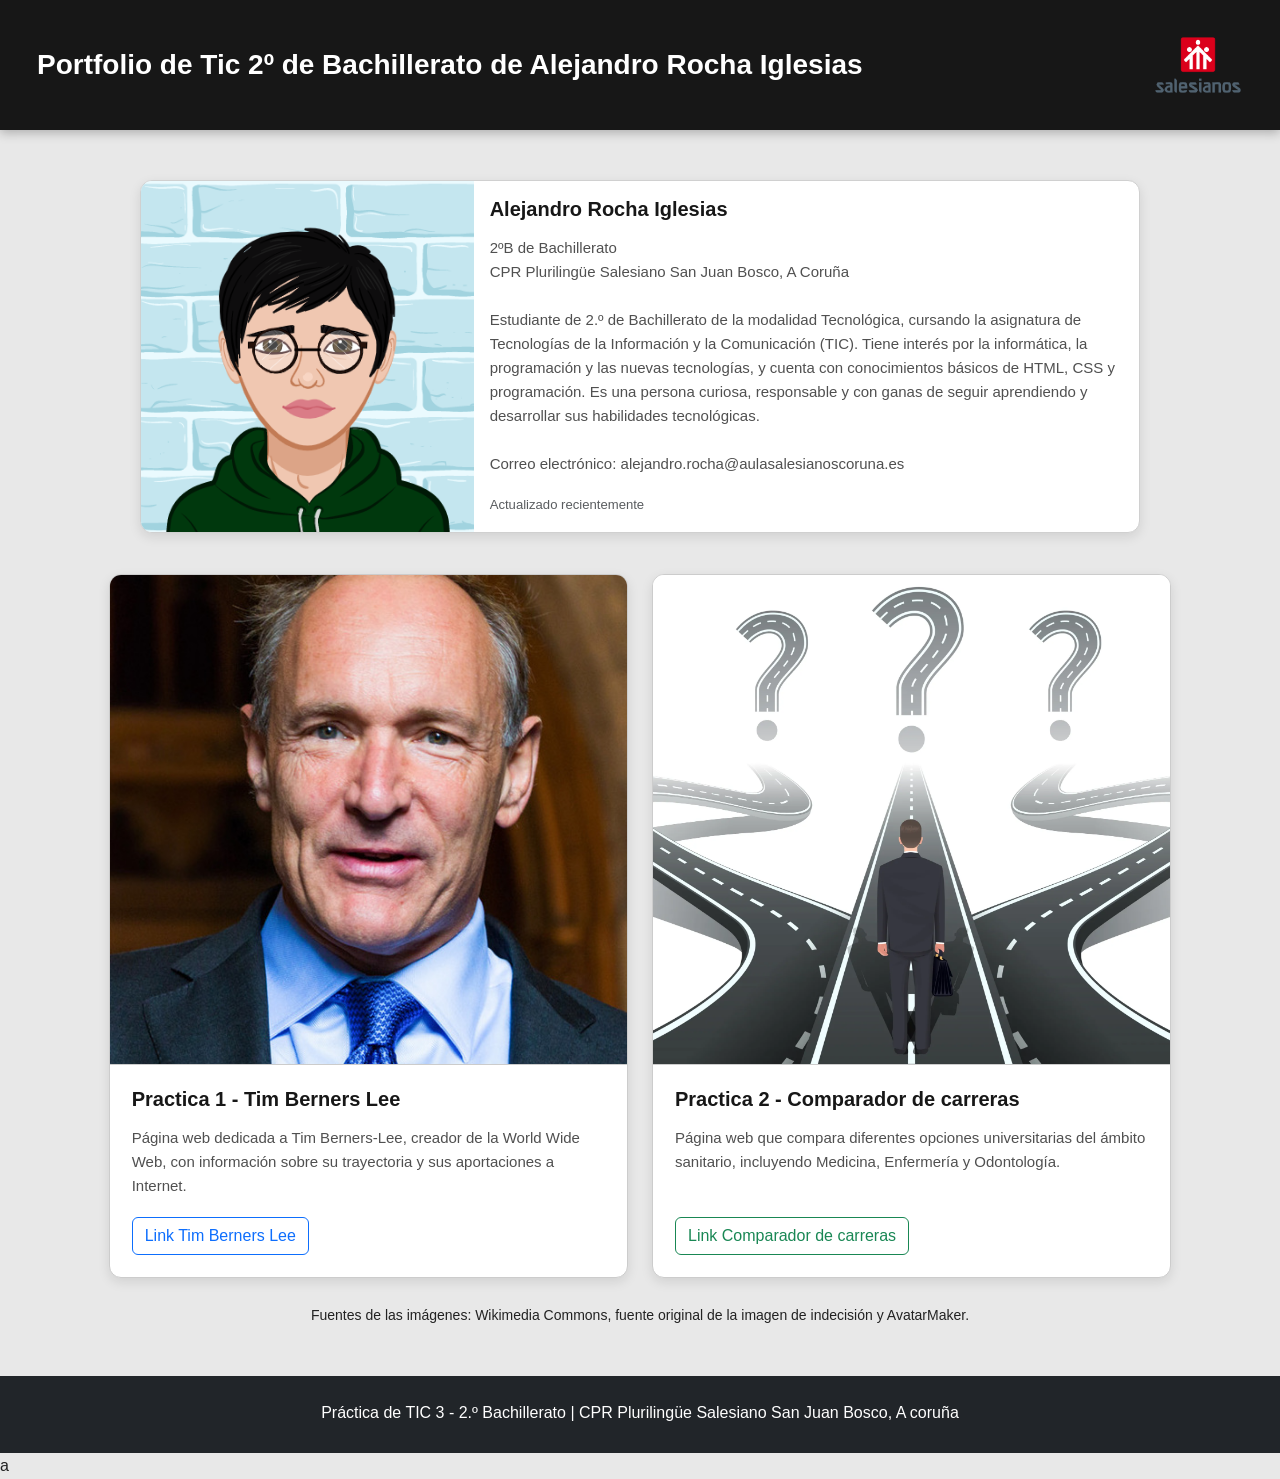
<file: index.html>
<!DOCTYPE html>
<html lang="es">
<head>
  <meta charset="UTF-8">
  <meta name="viewport" content="width=device-width, initial-scale=1.0">
  <link href="https://cdn.jsdelivr.net/npm/bootstrap@5.3.8/dist/css/bootstrap.min.css" rel="stylesheet" integrity="sha384-sRIl4kxILFvY47J16cr9ZwB07vP4J8+LH7qKQnuqkuIAvNWLzeN8tE5YBujZqJLB" crossorigin="anonymous">
  <link rel="stylesheet" href="./estilos.css">

  <title>Portfolio de Alejandro Rocha Iglesias</title>

</head>
<body>
  <header>

    <div class="navbar navbar-expand-lg navbar-dark bg-dark mb-4">
      <div class="container-fluid d-flex align-items-center">

        <h1 class="navbar-brand fs-3 mb-0">
            <strong>Portfolio de Tic 2º de Bachillerato de Alejandro Rocha Iglesias</strong>
        </h1>
    
        <img src="./img/salesianos.png" class="logo-portfolio ms-auto" alt="Logo salesianos">
  
            </div>
        </div>
</header>

<br>

    <div class="d-flex justify-content-center">
        <div class="card mb-3" style="max-width: 1000px; width: 100%;">
            <div class="row g-0">
              <div class="col-md-4">
                <img src="./img/AvatarMaker.png" class="img-fluid rounded-start" alt="Avatar">
              </div>
              <div class="col-md-8">
                <div class="card-body">
                  <h2 class="card-title h5">Alejandro Rocha Iglesias</h2>
                  <p class="card-text">2ºB de Bachillerato<br>CPR Plurilingüe Salesiano San Juan Bosco, A Coruña<br><br>Estudiante de 2.º de Bachillerato de la modalidad Tecnológica, cursando la asignatura de Tecnologías de la Información y la Comunicación (TIC). Tiene interés por la informática, la programación y las nuevas tecnologías, y cuenta con conocimientos básicos de HTML, CSS y programación. Es una persona curiosa, responsable y con ganas de seguir aprendiendo y desarrollar sus habilidades tecnológicas.<br><br>Correo electrónico: alejandro.rocha@aulasalesianoscoruna.es</p>
                  <p class="card-text"><small class="text-body-secondary">Actualizado recientemente</small></p>
                </div>
              </div>
            </div>
        </div>
    </div>

<br>

    <div class="row g-4 justify-content-center">
      <div class="col-10 col-md-5">
        <div class="card">
          <img src="./img/Sir_Tim_Berners-Lee_(cropped).jpg" class="card-img-top" alt="Tim Berners Lee" style="height: 490px; object-fit: cover;">
          <div class="card-body">
            <h2 class="card-title h5">Practica 1 - Tim Berners Lee</h2>
            <p class="card-text">Página web dedicada a Tim Berners-Lee, creador de la World Wide Web, con información sobre su trayectoria y sus aportaciones a Internet.</p>
            <a class="btn btn-outline-primary" href="./tim-berners-lee/index.html" role="button">Link Tim Berners Lee</a>
          </div>
        </div>
      </div>
      <div class="col-10 col-md-5">
        <div class="card">
          <img src="./img/indecision-scaled.webp" class="card-img-top" alt="Caminos" style="height: 490px; object-fit: cover;">
          <div class="card-body">
            <h2 class="card-title h5">Practica 2 - Comparador de carreras</h2>
            <p class="card-text">Página web que compara diferentes opciones universitarias del ámbito sanitario, incluyendo Medicina, Enfermería y Odontología.</p>
            <a class="btn btn-outline-success" href="./comparador-de-carreras/index2.html" role="button">Link Comparador de carreras</a>
          </div>
        </div>
      </div>
</div>

<div class="container text-center mt-4">
  <p><small>
      Fuentes de las imágenes: Wikimedia Commons, fuente original de la imagen de indecisión y AvatarMaker.
  </small></p>
</div>

<footer class="bg-dark text-white text-center py-4 mt-5">
  <div class="container">
      <p class="mb-1">Práctica de TIC 3 - 2.º Bachillerato | CPR Plurilingüe Salesiano San Juan Bosco, A coruña</p>
  </div>
</footer>
a
    
</body>
</html>
</file>
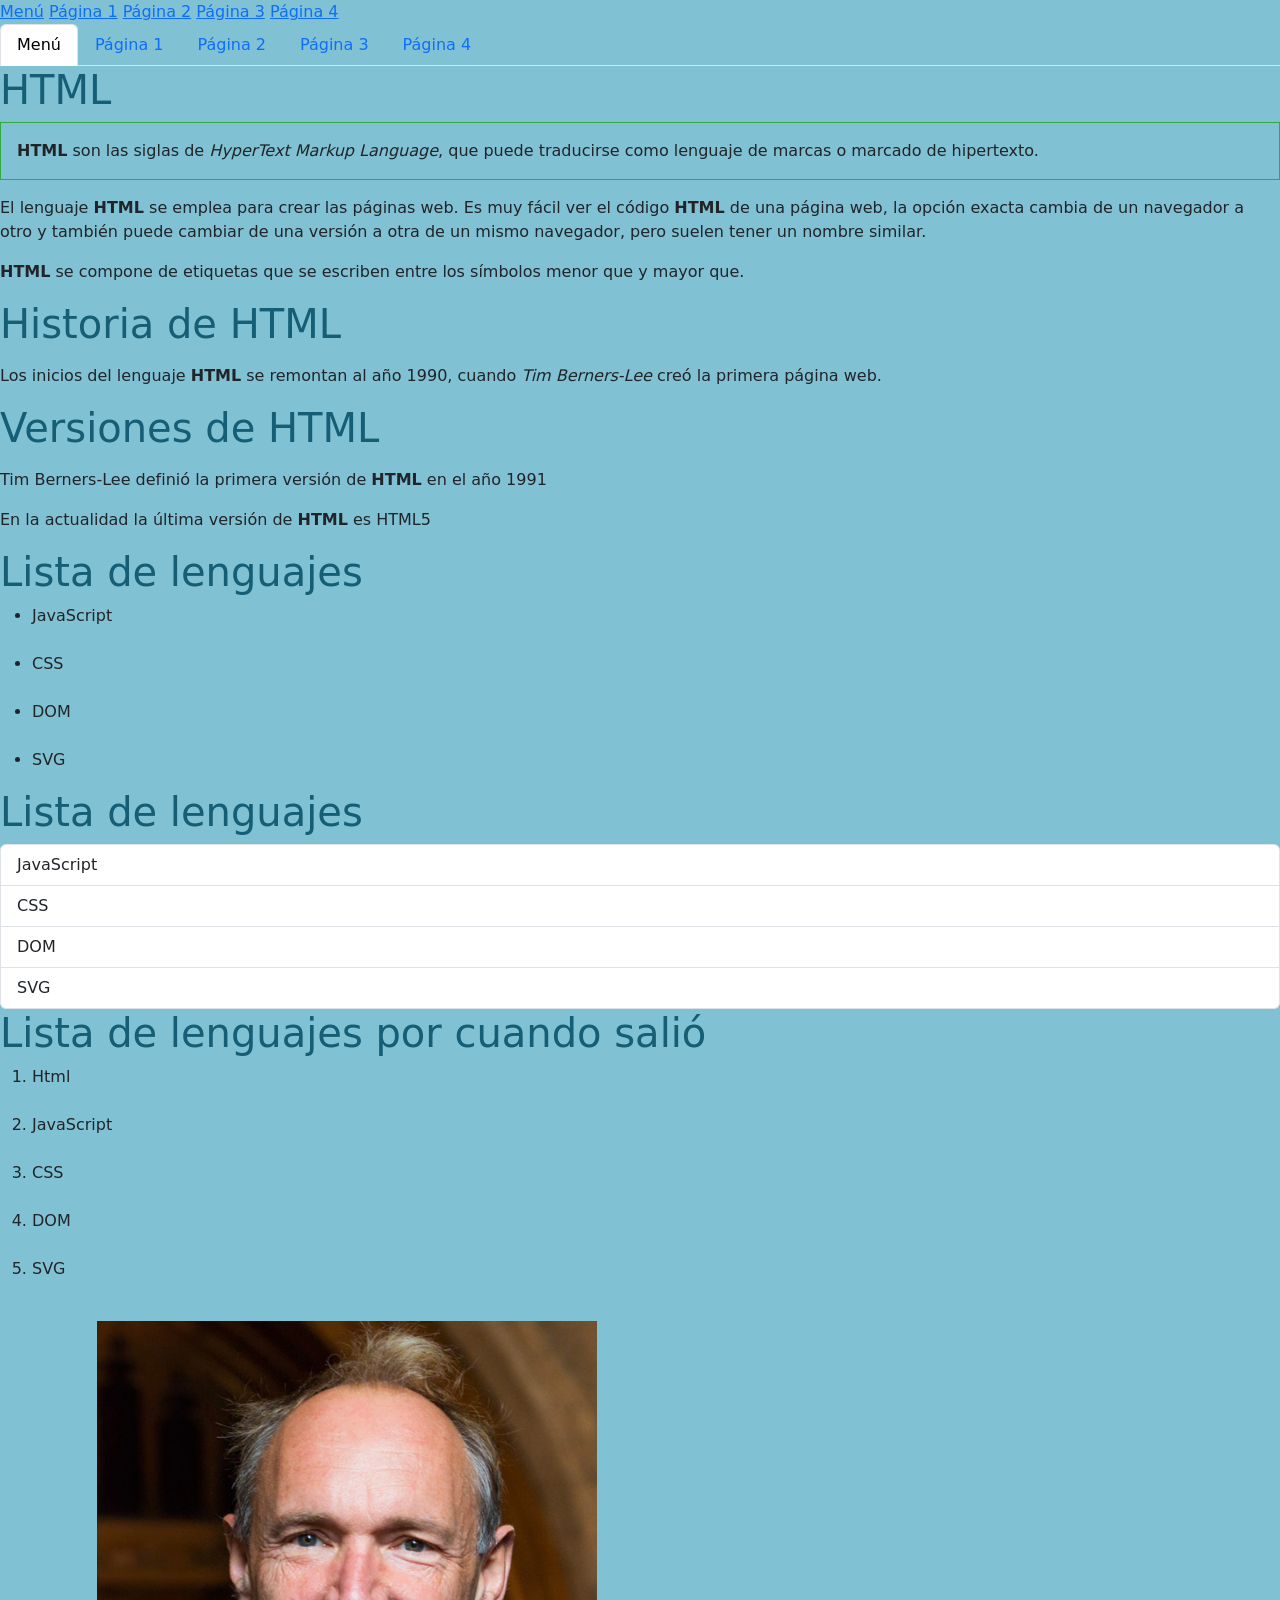
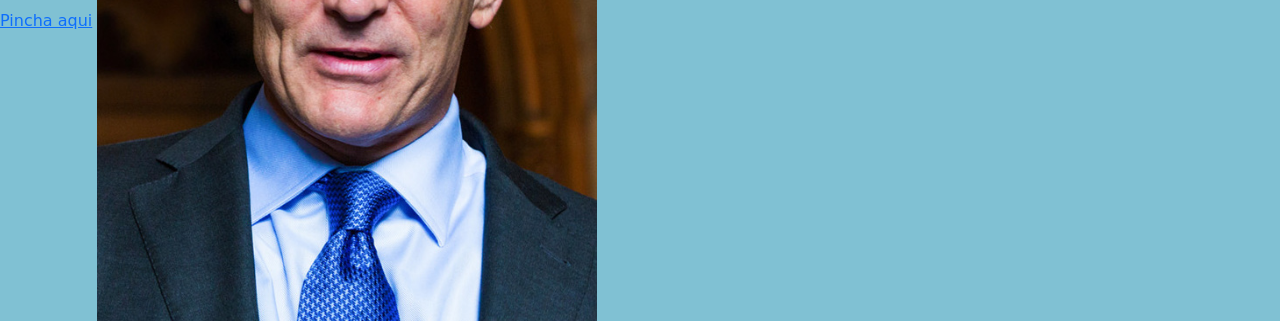
<file: tim berners lee/index.html>
<!doctype html>
<html lang="es">
    <head>

        <meta charset="utf-8">
        <meta name="viewport" content="width=device-width, initial-scale=1">
        <title>Menú</title>

        <link rel="stylesheet" href="./CSS/estilos.css">
        
        <link href="https://cdn.jsdelivr.net/npm/bootstrap@5.3.8/dist/css/bootstrap.min.css" rel="stylesheet" integrity="sha384-sRIl4kxILFvY47J16cr9ZwB07vP4J8+LH7qKQnuqkuIAvNWLzeN8tE5YBujZqJLB" crossorigin="anonymous">


    </head>
    <body>

        <a href="./index.html">Menú</a>
        <a href="./Pag1.html">Página 1</a>
        <a href="./Pag2.html">Página 2</a>
        <a href="./Pag3.html">Página 3</a>
        <a href="./Pag4.html">Página 4</a>

        <ul class="nav nav-tabs">
            <li class="nav-item">
                <a class="nav-link active" aria-current="page" href="./index.html">Menú</a>
            </li>
            <li class="nav-item">
                <a class="nav-link" href="./Pag1.html">Página 1</a>
            </li>
            <li class="nav-item">
                <a class="nav-link" href="./Pag2.html">Página 2</a>
            </li>
            <li class="nav-item">
                <a class="nav-link" href="./Pag3.html">Página 3</a>
            </li>
            <li class="nav-item">
                <a class="nav-link" href="./Pag4.html">Página 4</a>
            </li>
        </ul>

        <h1>
            HTML
        </h1>
        <div class="tarjeta">
              <strong>HTML</strong> son las siglas de <em>HyperText Markup Language</em>, que puede traducirse como lenguaje de marcas o marcado de hipertexto.
        </div>
        
              <p></p>
            El lenguaje <strong>HTML</strong> se emplea para crear las páginas web. Es muy fácil ver el código <strong>HTML</strong> de una página web, la opción exacta cambia de un navegador a otro y también puede cambiar de una versión a otra de un mismo navegador, pero suelen tener un nombre similar.
            <p></p>
            <strong>HTML</strong> se compone de etiquetas que se escriben entre los símbolos menor que y mayor que.
            <p></p>
            <h1>
           Historia de HTML
            </h1>
            <p></p>
            Los inicios del lenguaje <strong>HTML</strong> se remontan al año 1990, cuando <em>Tim Berners-Lee</em> creó la primera página web.    
            <p>
            <h1>
            Versiones de HTML
            </h1>
            </p>
            <p>
            Tim Berners-Lee definió la primera versión de <strong>HTML</strong> en el año 1991
            </p>
            <p>
            En la actualidad la última versión de <strong>HTML</strong> es HTML5
            </p>
            <h1>
                Lista de lenguajes
            </h1>
            <ul>
                <li>JavaScript</li>
                <br>
                <li>CSS</li>
                <br>
                <li>DOM</li>
                <br>
                <li>SVG</ili>
                <br>
            </ul>


            <h1>
                Lista de lenguajes
            </h1>
            
            <ul class="list-group">
                <li class="list-group-item">JavaScript</li>
                <li class="list-group-item">CSS</li>
                <li class="list-group-item">DOM</li>
                <li class="list-group-item">SVG</li>
            </ul>            

            
            <h1>
                Lista de lenguajes por cuando salió
            </h1>
            <ol>
                <li>Html</li>
                <br>
                <li>JavaScript</li>
                <br>
                <li>CSS</li>
                <br>
                <li>DOM</li>
                <br>
                <li>SVG</li>
                <br>
            </ol>
        </p>

        <a href="https://es.wikipedia.org/wiki/Tim_Berners-Lee">Pincha aqui</a>

        <img src="./img/Sir_Tim_Berners-Lee_(cropped).jpg" alt="Tim Berners-Lee" width="500" height="600">

        <script src="https://cdn.jsdelivr.net/npm/bootstrap@5.3.8/dist/js/bootstrap.bundle.min.js" integrity="sha384-FKyoEForCGlyvwx9Hj09JcYn3nv7wiPVlz7YYwJrWVcXK/BmnVDxM+D2scQbITxI" crossorigin="anonymous"></script>
        
    </body>
</html>
</file>
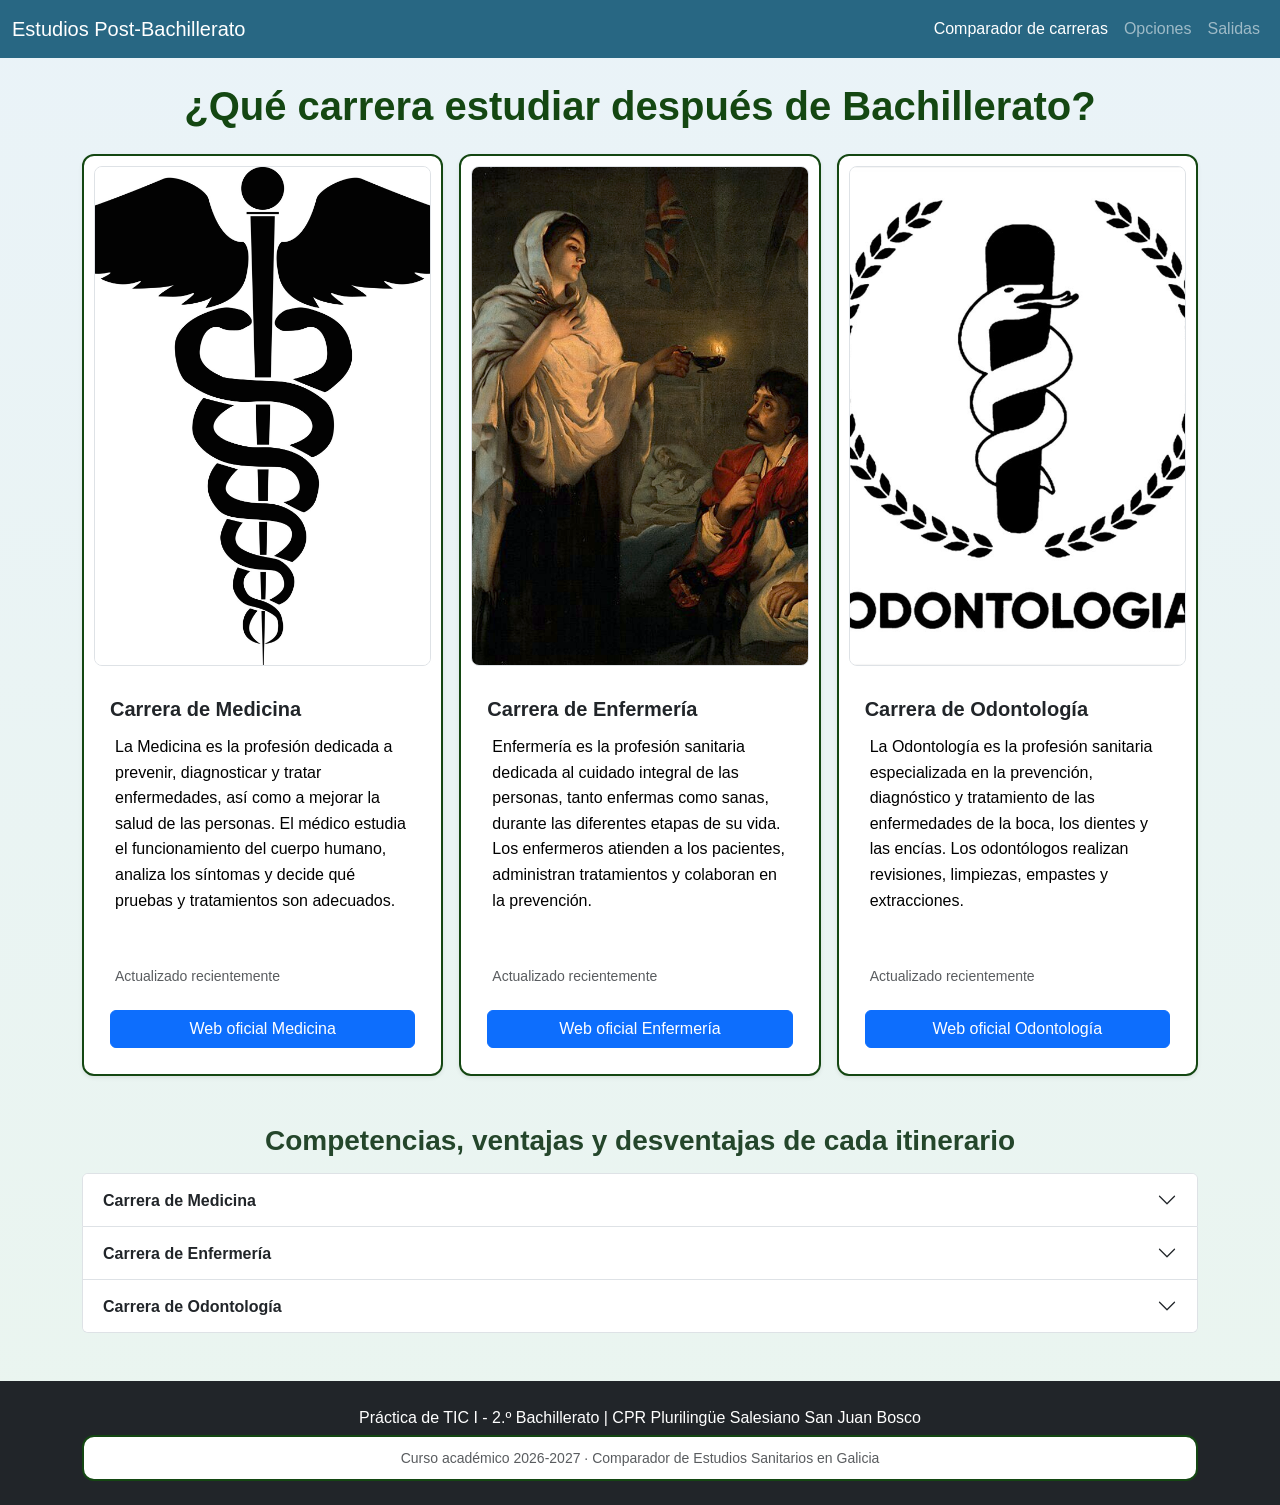
<file: comparador-de-carreras/index2.html>
<!doctype html>
<html lang="es">
    <head>

        <meta charset="utf-8">
        <meta name="viewport" content="width=device-width, initial-scale=1">
        <title>Comparador de carretas</title>

        
        <link href="https://cdn.jsdelivr.net/npm/bootstrap@5.3.8/dist/css/bootstrap.min.css" rel="stylesheet" integrity="sha384-sRIl4kxILFvY47J16cr9ZwB07vP4J8+LH7qKQnuqkuIAvNWLzeN8tE5YBujZqJLB" crossorigin="anonymous">

        <link rel="stylesheet" href="./CSS/Estilos.CSS">
        
    </head>
    <body>

      <header>
        <nav class="navbar navbar-expand-lg navbar-dark mb-4"  style="background-color: #286783;">
            <div class="container-fluid">
                <a class="navbar-brand" href="index2.html">Estudios Post-Bachillerato</a>
                <button class="navbar-toggler" type="button" data-bs-toggle="collapse" data-bs-target="#navbarNav" aria-controls="navbarNav" aria-expanded="false" aria-label="Toggle navigation">
                    <span class="navbar-toggler-icon"></span>
                  </button>

                  <div class="collapse navbar-collapse" id="navbarNav">
                      <ul class="navbar-nav ms-auto">
                          <li class="nav-item">
                              <a class="nav-link active" aria-current="page" href="index2.html">Comparador de carreras</a>
                          </li>
                          <li class="nav-item">
                              <a class="nav-link" href="opciones.html">Opciones</a>
                          </li>
                          <li class="nav-item">
                              <a class="nav-link" href="salidas.html">Salidas</a>
                          </li>
                      </ul>
                  </div>
              </div>
          </nav>
      </header>


      <main class="container mb-5">
        <h1 class="text-center mb-4"><strong>¿Qué carrera estudiar después de Bachillerato?</strong>
</h1>

      
<div class="row g-3 mb-5">
  <div class="col-12 col-md-6 col-lg-4">
      <div class="card h-100 shadow-sm">
          <img src="./img/Signo-medicina.webp" class="card-img-top" alt="Vara de Esculapio" style="height: 500px; object-fit: cover;">
          <div class="card-body d-flex flex-column">
              <h2 class="card-title h5"><strong>Carrera de Medicina</strong></h2>
              <p class="card-text flex-grow-1">La Medicina es la profesión dedicada a prevenir, diagnosticar y tratar enfermedades, así como a mejorar la salud de las personas. El médico estudia el funcionamiento del cuerpo humano, analiza los síntomas y decide qué pruebas y tratamientos son adecuados.</p>
              <p class="card-text"><small class="text-body-secondary">Actualizado recientemente</small></p>
              <a href="https://www.usc.gal/es/estudios/grados/ciencias-salud/grado-medicina" class="btn btn-primary mt-auto" target="_blank" rel="noopener">Web oficial Medicina</a>
          </div>
      </div>
  </div>

  <div class="col-12 col-md-6 col-lg-4">
    <div class="card h-100 shadow-sm">
        <img src="./img/Lámpara-de-Florence-Nightingale.jpg" class="card-img-top" alt="Lámpara de Florence Nightingale" style="height: 500px; object-fit: cover;">
        <div class="card-body d-flex flex-column">
            <h2 class="card-title h5"><strong>Carrera de Enfermería</strong></h2>
            <p class="card-text flex-grow-1">Enfermería es la profesión sanitaria dedicada al cuidado integral de las personas, tanto enfermas como sanas, durante las diferentes etapas de su vida. Los enfermeros atienden a los pacientes, administran tratamientos y colaboran en la prevención.</p>
            <p class="card-text"><small class="text-body-secondary">Actualizado recientemente</small></p>
            <a href="https://www.udc.gal/fep/planestudos/enfermaria/" class="btn btn-primary mt-auto" target="_blank" rel="noopener">Web oficial Enfermería</a>
        </div>
    </div>
</div>

<div class="col-12 col-md-6 col-lg-4">
  <div class="card h-100 shadow-sm">
      <img src="./img/simbolo-odontologia.jpg" class="card-img-top" alt="Imagen diente" style="height: 500px; object-fit: cover;">
      <div class="card-body d-flex flex-column">
          <h2 class="card-title h5"><strong>Carrera de Odontología</strong></h2>
          <p class="card-text flex-grow-1">La Odontología es la profesión sanitaria especializada en la prevención, diagnóstico y tratamiento de las enfermedades de la boca, los dientes y las encías. Los odontólogos realizan revisiones, limpiezas, empastes y extracciones.</p>
          <p class="card-text"><small class="text-body-secondary">Actualizado recientemente</small></p>
          <a href="https://www.usc.gal/es/estudios/grados/ciencias-salud/grado-odontologia" class="btn btn-primary mt-auto" target="_blank" rel="noopener">Web oficial Odontología</a>
      </div>
  </div>
</div>
</div>


<section>
  <h2 class="h3 mb-3 text-center"><strong>Competencias, ventajas y desventajas de cada itinerario</strong></h2>
  <div class="accordion" id="accordionExample">

    <div class="accordion-item">
      <h3 class="accordion-header" id="headingOne">
          <button class="accordion-button collapsed" type="button" data-bs-toggle="collapse" data-bs-target="#collapseOne" aria-expanded="true" aria-controls="collapseOne">
              <strong>Carrera de Medicina</strong>
          </button>

      </h3>
      <div id="collapseOne" class="accordion-collapse collapse" role="region" aria-labelledby="headingOne" data-bs-parent="#accordionExample">
          <div class="accordion-body">
              <strong>Tres competencias útiles:</strong><br>
              1. Capacidad de análisis y razonamiento: fundamental para interpretar síntomas y llegar a diagnósticos.<br>
              2. Comunicación y empatía: permite comprender las preocupaciones de los pacientes.<br>
              3. Responsabilidad y toma de decisiones: actuar correctamente ante situaciones urgentes.<br>
             
              <div class="row g-3 mt-3">
                  <div class="col-12 col-md-6">
                    <div class="p-3 border bg-light rounded h-100">
                      <p class="text-success fw-bold mb-2">Ventajas</p>
                      <ul class="mb-0 ps-3">
                          <li>Alta inserción laboral y gran prestigio social.</li>
                          <li>Amplio abanico de especialidades médicas (MIR).</li>
                      </ul>
                  </div>
              </div>
              <div class="col-12 col-md-6">
                  <div class="p-3 border bg-light rounded h-100">
                      <p class="text-danger fw-bold mb-2">Desventajas</p>
                      <ul class="mb-0 ps-3">
                          <li>Larga duración de los estudios (6 años + MIR) y alta exigencia.</li>
                          <li>Guardias presenciales prolongadas y gran desgaste físico/emocional.</li>
                      </ul>
                  </div>
              </div>
          </div>
      </div>
  </div>
</div>

<div class="accordion-item">
  <h3 class="accordion-header" id="headingTwo">
      <button class="accordion-button collapsed" type="button" data-bs-toggle="collapse" data-bs-target="#collapseTwo" aria-expanded="false" aria-controls="collapseTwo">
          <strong>Carrera de Enfermería</strong>
      </button>
  </h3>
  <div id="collapseTwo" class="accordion-collapse collapse" role="region" aria-labelledby="headingTwo" data-bs-parent="#accordionExample">
      <div class="accordion-body">
          <strong>Tres competencias útiles:</strong><br>
          1. Empatía y capacidad de escucha: ofrecen apoyo emocional y confianza.<br>
          2. Capacidad de observación y organización: control de la evolución de pacientes.<br>
          3. Trabajo en equipo y comunicación: colaboración estrecha con médicos y sanitarios.<br>

          <div class="row g-3 mt-3">
            <div class="col-12 col-md-6">
                <div class="p-3 border bg-light rounded h-100">
                    <p class="text-success fw-bold mb-2">Ventajas</p>
                    <ul class="mb-0 ps-3">
                        <li>Excelente demanda y estabilidad en el sector público y privado.</li>
                        <li>Trato directo, cercano y continuo con el paciente.</li>
                    </ul>
                </div>
            </div>
            <div class="col-12 col-md-6">
              <div class="p-3 border bg-light rounded h-100">
                  <p class="text-danger fw-bold mb-2">Desventajas</p>
                  <ul class="mb-0 ps-3">
                      <li>Turnos rotativos, noches y fines de semana que dificultan la conciliación.</li>
                      <li>Elevada carga física y momentos de gran tensión emocional.</li>
                  </ul>
              </div>
          </div>
      </div>
  </div>
</div>
</div>


<div class="accordion-item">
  <h3 class="accordion-header" id="headingThree">
      <button class="accordion-button collapsed" type="button" data-bs-toggle="collapse" data-bs-target="#collapseThree" aria-expanded="false" aria-controls="collapseThree">
          <strong>Carrera de Odontología</strong>
      </button>
    </h3>
    <div id="collapseThree" class="accordion-collapse collapse" role="region" aria-labelledby="headingThree" data-bs-parent="#accordionExample">
        <div class="accordion-body">
            <strong>Tres competencias útiles:</strong><br>
            1. Destreza manual y precisión: tratamientos delicados en zonas pequeñas.<br>
            2. Capacidad de observación: detectar problemas bucodentales e interpretar radiografías.<br>
            3. Comunicación y paciencia: explicar procedimientos y tranquilizar al paciente.<br>

            <div class="row g-3 mt-3">
                <div class="col-12 col-md-6">
                    <div class="p-3 border bg-light rounded h-100">
                        <p class="text-success fw-bold mb-2">Ventajas</p>
                        <ul class="mb-0 ps-3">
                            <li>Gran autonomía profesional y posibilidad de abrir clínica propia.</li>
                            <li>Horarios habitualmente más estables en comparación con el ámbito hospitalario.</li>
                        </ul>
                    </div>
                </div>
                <div class="col-12 col-md-6">
                    <div class="p-3 border bg-light rounded h-100">
                        <p class="text-danger fw-bold mb-2">Desventajas</p>
                        <ul class="mb-0 ps-3">
                            <li>Elevada inversión inicial de recursos para montar un consultorio propio.</li>
                            <li>Alta competitividad en el sector privado en las grandes ciudades.</li>
                        </ul>
                    </div>
                </div>
            </div>
        </div>
    </div>
</div>
</div>
</section>
</main>

<footer class="bg-dark text-white text-center py-4 mt-5">
    <div class="container">
        <p class="mb-1">Práctica de TIC I - 2.º Bachillerato | CPR Plurilingüe Salesiano San Juan Bosco</p>
        <p class="mb-0 text-muted small">Curso académico 2026-2027 · Comparador de Estudios Sanitarios en Galicia</p>
    </div>
</footer>

            
        <script src="https://cdn.jsdelivr.net/npm/bootstrap@5.3.8/dist/js/bootstrap.bundle.min.js" integrity="sha384-FKyoEForCGlyvwx9Hj09JcYn3nv7wiPVlz7YYwJrWVcXK/BmnVDxM+D2scQbITxI" crossorigin="anonymous"></script>
        
    </body>
</html>
</file>
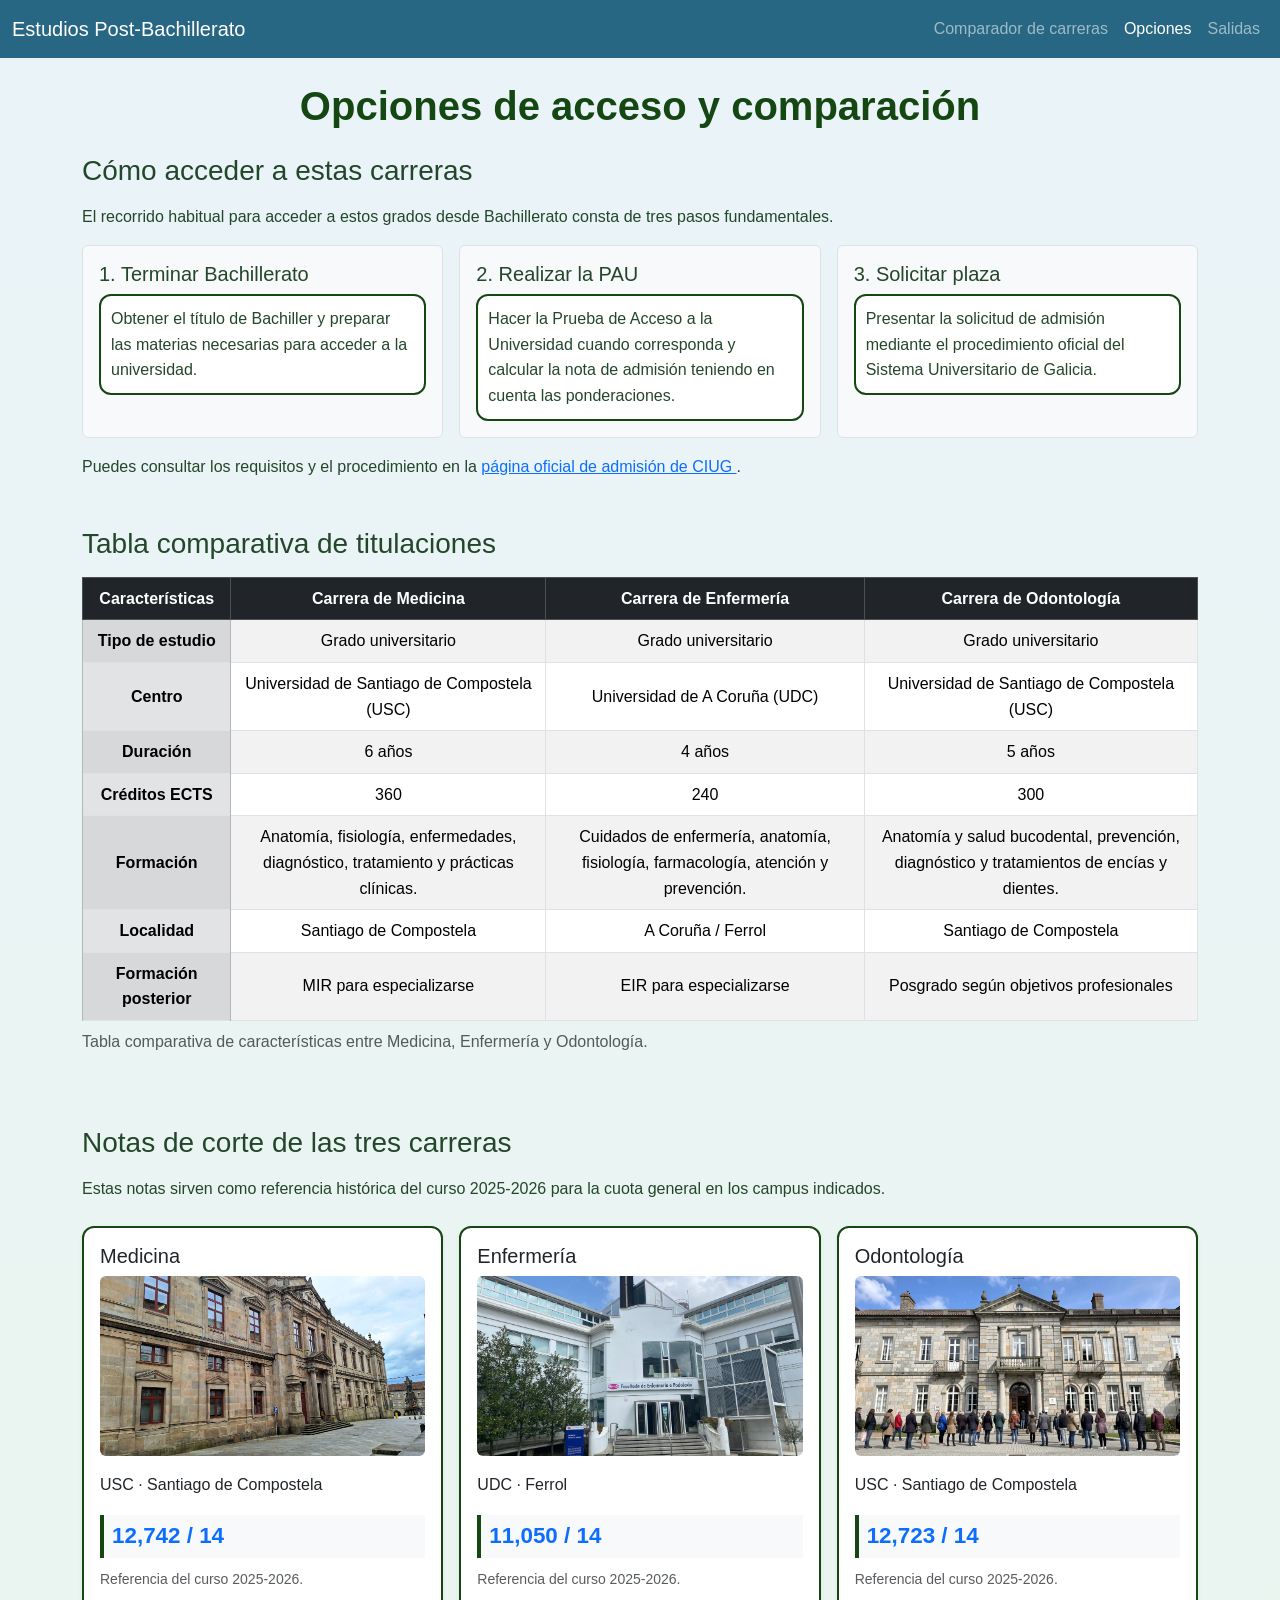
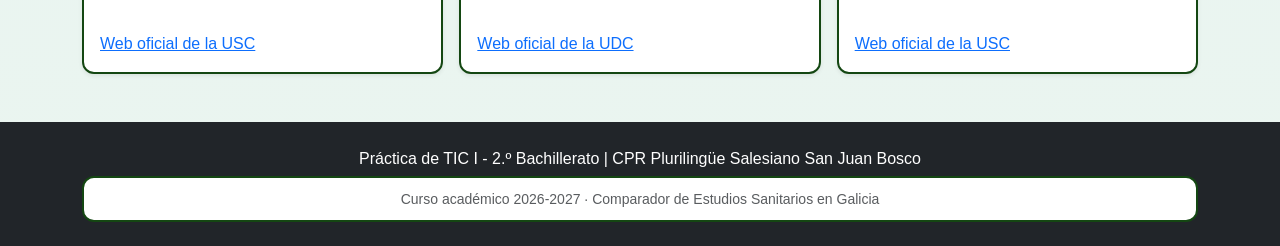
<file: comparador-de-carreras/opciones.html>
<!doctype html>
<html lang="es">
    <head>

        <meta charset="utf-8">
        <meta name="viewport" content="width=device-width, initial-scale=1">
        <title>Opciones</title>

        
        <link href="https://cdn.jsdelivr.net/npm/bootstrap@5.3.8/dist/css/bootstrap.min.css" rel="stylesheet" integrity="sha384-sRIl4kxILFvY47J16cr9ZwB07vP4J8+LH7qKQnuqkuIAvNWLzeN8tE5YBujZqJLB" crossorigin="anonymous">

        <link rel="stylesheet" href="./CSS/Estilos.CSS">

    </head>
    <body>
      <header>
        <nav class="navbar navbar-expand-lg navbar-dark mb-4"  style="background-color: #286783;">
            <div class="container-fluid">
                <a class="navbar-brand" href="index2.html">Estudios Post-Bachillerato</a>
                <button class="navbar-toggler" type="button" data-bs-toggle="collapse" data-bs-target="#navbarNav" aria-controls="navbarNav" aria-expanded="false" aria-label="Toggle navigation">
                    <span class="navbar-toggler-icon"></span>
                </button>

                <div class="collapse navbar-collapse" id="navbarNav">
                    <ul class="navbar-nav ms-auto">
                        <li class="nav-item">
                            <a class="nav-link" href="index2.html">Comparador de carreras</a>
                        </li>
                        <li class="nav-item">
                            <a class="nav-link active" aria-current="page" href="opciones.html">Opciones</a>
                        </li>
                        <li class="nav-item">
                            <a class="nav-link" href="salidas.html">Salidas</a>
                        </li>
                    </ul>
                </div>
            </div>
        </nav>
    </header>


      <main class="container mb-5">
        <h1 class="text-center mb-4"><strong>Opciones de acceso y comparación</strong></h1>
       
        <section class="mb-5">
            <h2 class="h3 mb-3">Cómo acceder a estas carreras</h2>
            <p>
                El recorrido habitual para acceder a estos grados desde Bachillerato consta de tres pasos fundamentales.
            </p>

      
            <div class="row g-3">
              <div class="col-12 col-md-4">
                  <div class="p-3 border bg-light rounded h-100">
                      <h3 class="h5">1. Terminar Bachillerato</h3>
                      <p class="mb-0">
                          Obtener el título de Bachiller y preparar las materias necesarias para acceder a la universidad.
                      </p>
                  </div>
              </div>
       
              <div class="col-12 col-md-4">
                  <div class="p-3 border bg-light rounded h-100">
                      <h3 class="h5">2. Realizar la PAU</h3>
                      <p class="mb-0">
                          Hacer la Prueba de Acceso a la Universidad cuando corresponda y calcular la nota de admisión teniendo en cuenta las ponderaciones.
                      </p>
                  </div>
              </div>
       
              <div class="col-12 col-md-4">
                  <div class="p-3 border bg-light rounded h-100">
                      <h3 class="h5">3. Solicitar plaza</h3>
                      <p class="mb-0">
                          Presentar la solicitud de admisión mediante el procedimiento oficial del Sistema Universitario de Galicia.
                      </p>
                  </div>
              </div>
          </div>
          <p class="mt-3">
            Puedes consultar los requisitos y el procedimiento en la
            <a href="https://www.ciug.gal/admision-sug" target="_blank" rel="noopener">
                página oficial de admisión de CIUG
            </a>.
        </p>
      </section>
      <section class="mb-5">
                      <h2 class="h3 mb-3">Tabla comparativa de titulaciones</h2>
                      <div class="table-responsive">
                          <table class="table table-bordered table-striped table-hover align-middle text-center">
                              <caption class="text-muted">Tabla comparativa de características entre Medicina, Enfermería y Odontología.</caption>
                              <thead class="table-dark">
                                <tr>
                                  <th scope="col">Características</th>
                                  <th scope="col">Carrera de Medicina</th>
                                  <th scope="col">Carrera de Enfermería</th>
                                  <th scope="col">Carrera de Odontología</th>
                              </tr>
                          </thead>
                          <tbody>
                              <tr>
                                  <th scope="row" class="table-secondary">Tipo de estudio</th>
                                  <td>Grado universitario</td>
                                  <td>Grado universitario</td>
                                  <td>Grado universitario</td>
                              </tr>
                              <tr>
                                  <th scope="row" class="table-secondary">Centro</th>
                                  <td>Universidad de Santiago de Compostela (USC)</td>
                                  <td>Universidad de A Coruña (UDC)</td>
                                  <td>Universidad de Santiago de Compostela (USC)</td>
                              </tr>
                              <tr>
                                  <th scope="row" class="table-secondary">Duración</th>
                                  <td>6 años</td>
                                  <td>4 años</td>
                                  <td>5 años</td>
                              </tr>
                              <tr>
                                  <th scope="row" class="table-secondary">Créditos ECTS</th>
                                  <td>360</td>
                                  <td>240</td>
                                  <td>300</td>
                              </tr>
                              <tr>
                                  <th scope="row" class="table-secondary">Formación</th>
                                  <td>Anatomía, fisiología, enfermedades, diagnóstico, tratamiento y prácticas clínicas.</td>
                                  <td>Cuidados de enfermería, anatomía, fisiología, farmacología, atención y prevención.</td>
                                  <td>Anatomía y salud bucodental, prevención, diagnóstico y tratamientos de encías y dientes.</td>
                              </tr>
                              <tr>
                                  <th scope="row" class="table-secondary">Localidad</th>
                                  <td>Santiago de Compostela</td>
                                  <td>A Coruña / Ferrol</td>
                                  <td>Santiago de Compostela</td>
                              </tr>
                              <tr>
                                  <th scope="row" class="table-secondary">Formación posterior</th>
                                  <td>MIR para especializarse</td>
                                  <td>EIR para especializarse</td>
                                  <td>Posgrado según objetivos profesionales</td>
                              </tr>
                          </tbody>
                      </table>
                  </div>
              </section>
              <section>
                <h2 class="h3 mb-3">Notas de corte de las tres carreras</h2>
                <p class="mb-4">
                    Estas notas sirven como referencia histórica del curso 2025-2026 para la cuota general en los campus indicados.
                </p>

                <div class="row g-3">
                  <div class="col-12 col-md-4">
                      <div class="card h-100 shadow-sm p-3">
                          <h3 class="h5">Medicina</h3>
                          <img src="./img/Facultad-de-medicina.jpg" alt="Carrera de Medicina" class="img-fluid rounded mb-3" style="width: 100%; height: 180px; object-fit: cover;">
                          <p class="mb-2">USC · Santiago de Compostela</p>
                          <p class="numero-nota h4 text-primary"><strong>12,742 / 14</strong></p>
                          <p class="small text-muted">Referencia del curso 2025-2026.</p>
                          <a href="https://www.usc.gal/es/estudios/grados/ciencias-salud/grado-medicina" target="_blank" rel="noopener" class="mt-auto">
                              Web oficial de la USC
                          </a>
                      </div>
                  </div>


                  <div class="col-12 col-md-4">
                      <div class="card h-100 shadow-sm p-3">
                          <h3 class="h5">Enfermería</h3>
                          <img src="./img/Facultad-de-enfermeria.jpg" alt="Carrera de Enfermería" class="img-fluid rounded mb-3" style="width: 100%; height: 180px; object-fit: cover;">
                          <p class="mb-2">UDC · Ferrol</p>
                          <p class="numero-nota h4 text-primary"><strong>11,050 / 14</strong></p>
                          <p class="small text-muted">Referencia del curso 2025-2026.</p>
                          <a href="https://www.udc.gal/fep/planestudos/enfermaria/" target="_blank" rel="noopener" class="mt-auto">
                              Web oficial de la UDC
                          </a>
                      </div>
                  </div>


                  <div class="col-12 col-md-4">
                      <div class="card h-100 shadow-sm p-3">
                          <h3 class="h5">Odontología</h3>
                          <img src="./img/Facultad-de-odontología.webp" alt="Carrera de Odontología" class="img-fluid rounded mb-3" style="width: 100%; height: 180px; object-fit: cover;">
                          <p class="mb-2">USC · Santiago de Compostela</p>
                          <p class="numero-nota h4 text-primary"><strong>12,723 / 14</strong></p>
                          <p class="small text-muted">Referencia del curso 2025-2026.</p>
                          <a href="https://www.usc.gal/es/estudios/grados/ciencias-salud/grado-odontologia" target="_blank" rel="noopener" class="mt-auto">
                              Web oficial de la USC
                          </a>
                      </div>
                  </div>
              </div>
          </section>
      </main>

      <footer class="bg-dark text-white text-center py-4 mt-5">
        <div class="container">
            <p class="mb-1">Práctica de TIC I - 2.º Bachillerato | CPR Plurilingüe Salesiano San Juan Bosco</p>
            <p class="mb-0 text-muted small">Curso académico 2026-2027 · Comparador de Estudios Sanitarios en Galicia</p>
        </div>
    </footer>

        <script src="https://cdn.jsdelivr.net/npm/bootstrap@5.3.8/dist/js/bootstrap.bundle.min.js" integrity="sha384-FKyoEForCGlyvwx9Hj09JcYn3nv7wiPVlz7YYwJrWVcXK/BmnVDxM+D2scQbITxI" crossorigin="anonymous"></script>
        
    </body>
</html>
</file>
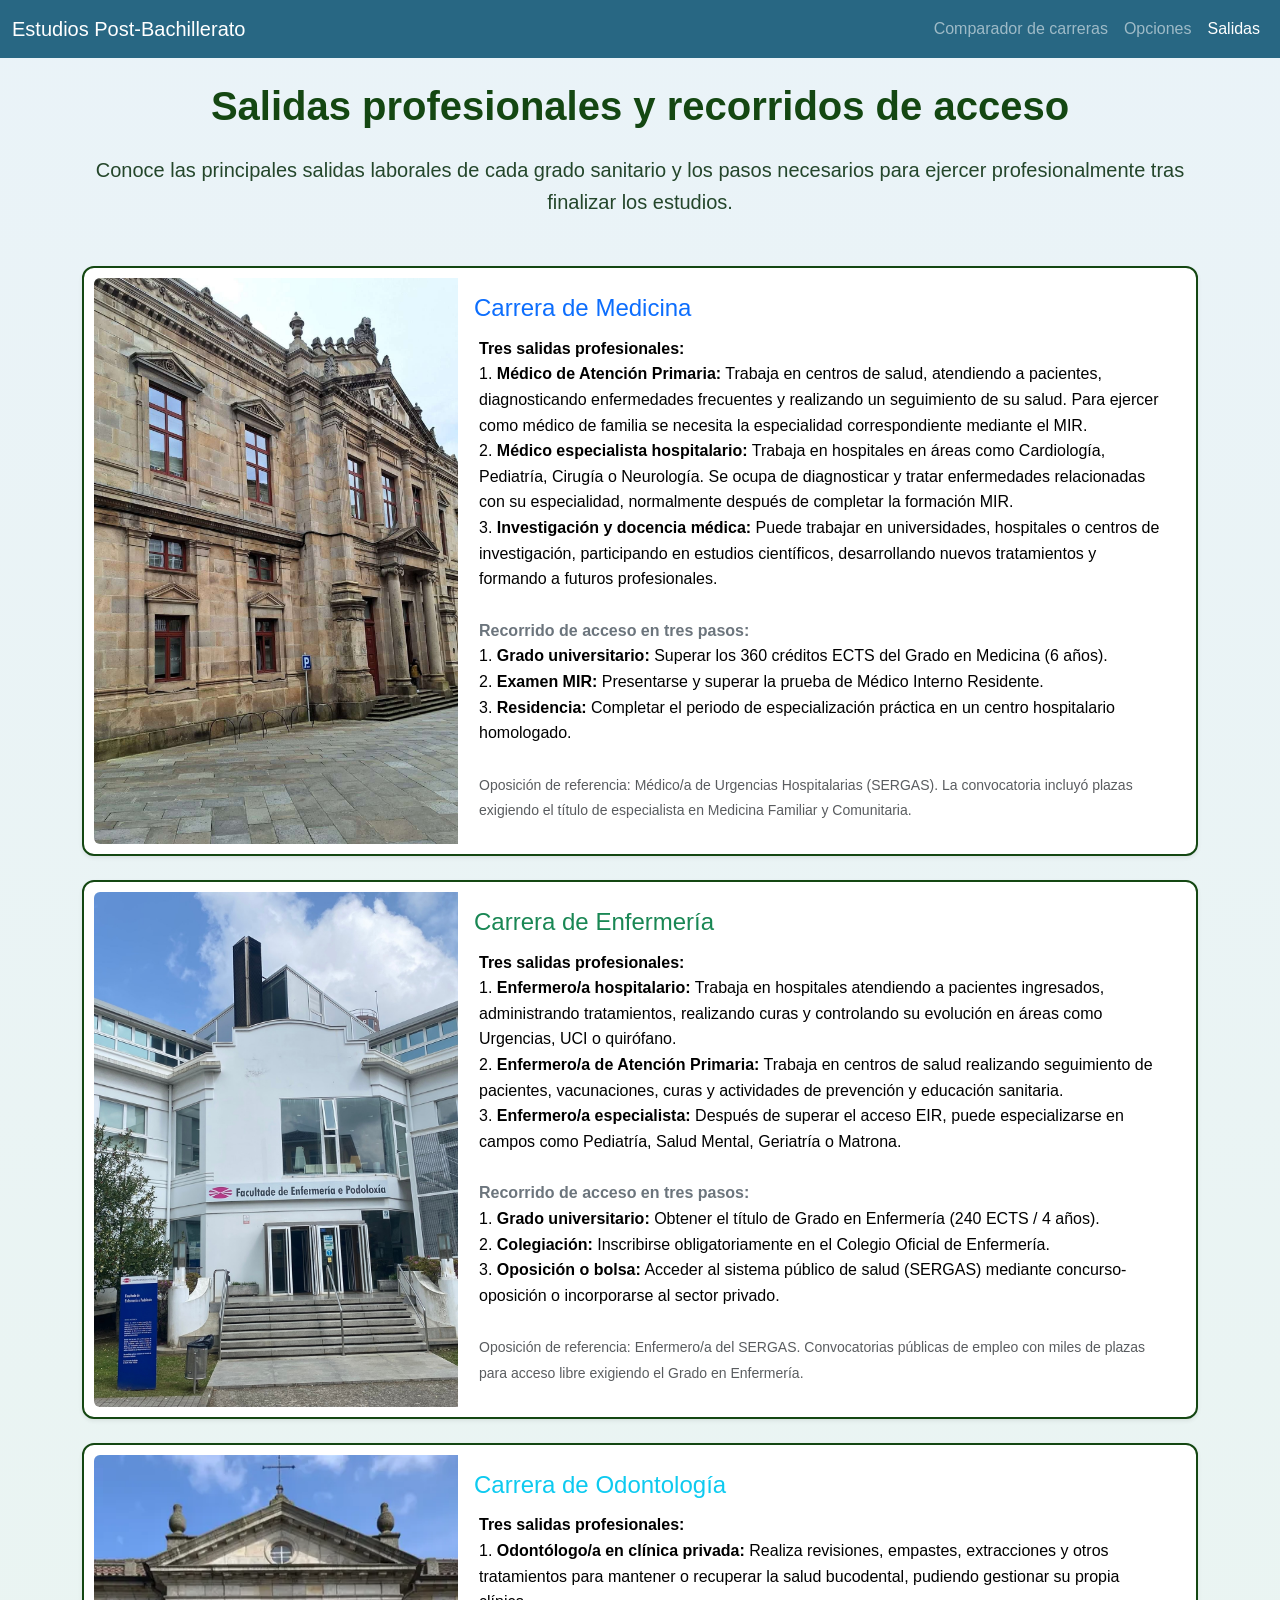
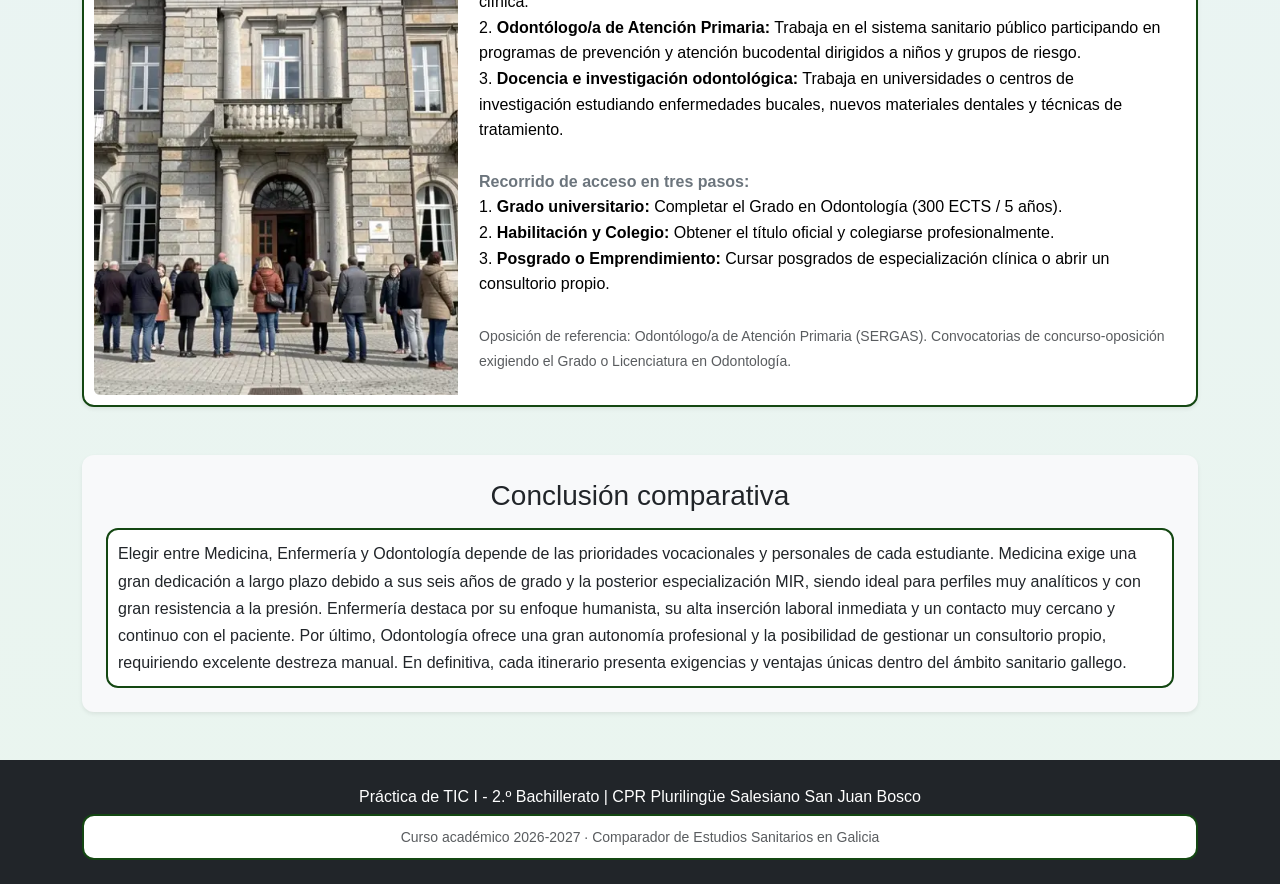
<file: comparador-de-carreras/salidas.html>
<!doctype html>
<html lang="es">
    <head>

        <meta charset="utf-8">
        <meta name="viewport" content="width=device-width, initial-scale=1">
        <title>Salidas</title>

        
        <link href="https://cdn.jsdelivr.net/npm/bootstrap@5.3.8/dist/css/bootstrap.min.css" rel="stylesheet" integrity="sha384-sRIl4kxILFvY47J16cr9ZwB07vP4J8+LH7qKQnuqkuIAvNWLzeN8tE5YBujZqJLB" crossorigin="anonymous">

        <link rel="stylesheet" href="./CSS/Estilos.CSS">

    </head>
    <body>
      <header>
        <nav class="navbar navbar-expand-lg navbar-dark mb-4"  style="background-color: #286783;">
            <div class="container-fluid">
                <a class="navbar-brand" href="index2.html">Estudios Post-Bachillerato</a>
                <button class="navbar-toggler" type="button" data-bs-toggle="collapse" data-bs-target="#navbarNav" aria-controls="navbarNav" aria-expanded="false" aria-label="Toggle navigation">
                    <span class="navbar-toggler-icon"></span>
                </button>
                <div class="collapse navbar-collapse" id="navbarNav">
                    <ul class="navbar-nav ms-auto">
                        <li class="nav-item">
                            <a class="nav-link" href="index2.html">Comparador de carreras</a>
                        </li>
                        <li class="nav-item">
                            <a class="nav-link" href="opciones.html">Opciones</a>
                        </li>
                        <li class="nav-item">
                            <a class="nav-link active" aria-current="page" href="salidas.html">Salidas</a>
                        </li>
                    </ul>
                </div>
            </div>
        </nav>
    </header>

    <main class="container mb-5">
      <h1 class="text-center mb-4"><strong>Salidas profesionales y recorridos de acceso</strong></h1>
     
      <p class="text-center lead mb-5">
          Conoce las principales salidas laborales de cada grado sanitario y los pasos necesarios para ejercer profesionalmente tras finalizar los estudios.
      </p>


      <div class="card mb-4 shadow-sm" style="width: 100%;">
        <div class="row g-0">
            <div class="col-md-4">
                <img src="./img/Facultad-de-medicina.jpg" class="img-fluid rounded-start h-100" alt="Facultad de medicina" style="object-fit: cover; min-height: 250px;">
            </div>
            <div class="col-md-8">
                <div class="card-body">
                    <h2 class="card-title h4 text-primary">Carrera de Medicina</h2>
                    <p class="card-text">
                        <strong>Tres salidas profesionales:</strong><br>
                        1. <strong>Médico de Atención Primaria:</strong> Trabaja en centros de salud, atendiendo a pacientes, diagnosticando enfermedades frecuentes y realizando un seguimiento de su salud. Para ejercer como médico de familia se necesita la especialidad correspondiente mediante el MIR.<br>
                        2. <strong>Médico especialista hospitalario:</strong> Trabaja en hospitales en áreas como Cardiología, Pediatría, Cirugía o Neurología. Se ocupa de diagnosticar y tratar enfermedades relacionadas con su especialidad, normalmente después de completar la formación MIR.<br>
                        3. <strong>Investigación y docencia médica:</strong> Puede trabajar en universidades, hospitales o centros de investigación, participando en estudios científicos, desarrollando nuevos tratamientos y formando a futuros profesionales.
                    </p>
                    <p class="card-text">
                        <strong class="text-secondary">Recorrido de acceso en tres pasos:</strong><br>
                        1. <strong>Grado universitario:</strong> Superar los 360 créditos ECTS del Grado en Medicina (6 años).<br>
                        2. <strong>Examen MIR:</strong> Presentarse y superar la prueba de Médico Interno Residente.<br>
                        3. <strong>Residencia:</strong> Completar el periodo de especialización práctica en un centro hospitalario homologado.
                    </p>
                    <p class="card-text"><small class="text-body-secondary">Oposición de referencia: Médico/a de Urgencias Hospitalarias (SERGAS). La convocatoria incluyó plazas exigiendo el título de especialista en Medicina Familiar y Comunitaria.</small></p>
                </div>
            </div>
        </div>
    </div>

    <div class="card mb-4 shadow-sm" style="width: 100%;">
      <div class="row g-0">
          <div class="col-md-4">
              <img src="./img/Facultad-de-enfermeria.jpg" class="img-fluid rounded-start h-100" alt="Facultad de enfermería" style="object-fit: cover; min-height: 250px;">
          </div>
          <div class="col-md-8">
              <div class="card-body">
                  <h2 class="card-title h4 text-success">Carrera de Enfermería</h2>
                  <p class="card-text">
                      <strong>Tres salidas profesionales:</strong><br>
                      1. <strong>Enfermero/a hospitalario:</strong> Trabaja en hospitales atendiendo a pacientes ingresados, administrando tratamientos, realizando curas y controlando su evolución en áreas como Urgencias, UCI o quirófano.<br>
                      2. <strong>Enfermero/a de Atención Primaria:</strong> Trabaja en centros de salud realizando seguimiento de pacientes, vacunaciones, curas y actividades de prevención y educación sanitaria.<br>
                      3. <strong>Enfermero/a especialista:</strong> Después de superar el acceso EIR, puede especializarse en campos como Pediatría, Salud Mental, Geriatría o Matrona.
                  </p>
                  <p class="card-text">
                      <strong class="text-secondary">Recorrido de acceso en tres pasos:</strong><br>
                      1. <strong>Grado universitario:</strong> Obtener el título de Grado en Enfermería (240 ECTS / 4 años).<br>
                      2. <strong>Colegiación:</strong> Inscribirse obligatoriamente en el Colegio Oficial de Enfermería.<br>
                      3. <strong>Oposición o bolsa:</strong> Acceder al sistema público de salud (SERGAS) mediante concurso-oposición o incorporarse al sector privado.
                  </p>
                  <p class="card-text"><small class="text-body-secondary">Oposición de referencia: Enfermero/a del SERGAS. Convocatorias públicas de empleo con miles de plazas para acceso libre exigiendo el Grado en Enfermería.</small></p>
              </div>
          </div>
      </div>
  </div>
  <div class="card mb-4 shadow-sm" style="width: 100%;">
    <div class="row g-0">
        <div class="col-md-4">
            <img src="./img/Facultad-de-odontología.webp" class="img-fluid rounded-start h-100" alt="Facultad de odontología" style="object-fit: cover; min-height: 250px;">
        </div>
        <div class="col-md-8">
            <div class="card-body">
                <h2 class="card-title h4 text-info">Carrera de Odontología</h2>
                <p class="card-text">
                    <strong>Tres salidas profesionales:</strong><br>
                    1. <strong>Odontólogo/a en clínica privada:</strong> Realiza revisiones, empastes, extracciones y otros tratamientos para mantener o recuperar la salud bucodental, pudiendo gestionar su propia clínica.<br>
                    2. <strong>Odontólogo/a de Atención Primaria:</strong> Trabaja en el sistema sanitario público participando en programas de prevención y atención bucodental dirigidos a niños y grupos de riesgo.<br>
                    3. <strong>Docencia e investigación odontológica:</strong> Trabaja en universidades o centros de investigación estudiando enfermedades bucales, nuevos materiales dentales y técnicas de tratamiento.
                </p>
                <p class="card-text">
                    <strong class="text-secondary">Recorrido de acceso en tres pasos:</strong><br>
                    1. <strong>Grado universitario:</strong> Completar el Grado en Odontología (300 ECTS / 5 años).<br>
                    2. <strong>Habilitación y Colegio:</strong> Obtener el título oficial y colegiarse profesionalmente.<br>
                    3. <strong>Posgrado o Emprendimiento:</strong> Cursar posgrados de especialización clínica o abrir un consultorio propio.
                </p>
                <p class="card-text"><small class="text-body-secondary">Oposición de referencia: Odontólogo/a de Atención Primaria (SERGAS). Convocatorias de concurso-oposición exigiendo el Grado o Licenciatura en Odontología.</small></p>
            </div>
        </div>
    </div>
</div>


<section class="card bg-light border-0 p-4 shadow-sm mt-5">
    <h2 class="h3 mb-3 text-center">Conclusión comparativa</h2>
    <p class="mb-0" style="line-height: 1.7;">
        Elegir entre Medicina, Enfermería y Odontología depende de las prioridades vocacionales y personales de cada estudiante. Medicina exige una gran dedicación a largo plazo debido a sus seis años de grado y la posterior especialización MIR, siendo ideal para perfiles muy analíticos y con gran resistencia a la presión. Enfermería destaca por su enfoque humanista, su alta inserción laboral inmediata y un contacto muy cercano y continuo con el paciente. Por último, Odontología ofrece una gran autonomía profesional y la posibilidad de gestionar un consultorio propio, requiriendo excelente destreza manual. En definitiva, cada itinerario presenta exigencias y ventajas únicas dentro del ámbito sanitario gallego.
    </p>
</section>
</main>

<footer class="bg-dark text-white text-center py-4 mt-5">
    <div class="container">
        <p class="mb-1">Práctica de TIC I - 2.º Bachillerato | CPR Plurilingüe Salesiano San Juan Bosco</p>
        <p class="mb-0 text-muted small">Curso académico 2026-2027 · Comparador de Estudios Sanitarios en Galicia</p>
    </div>
</footer>

        <script src="https://cdn.jsdelivr.net/npm/bootstrap@5.3.8/dist/js/bootstrap.bundle.min.js" integrity="sha384-FKyoEForCGlyvwx9Hj09JcYn3nv7wiPVlz7YYwJrWVcXK/BmnVDxM+D2scQbITxI" crossorigin="anonymous"></script>
        
    </body>
</html>
</file>
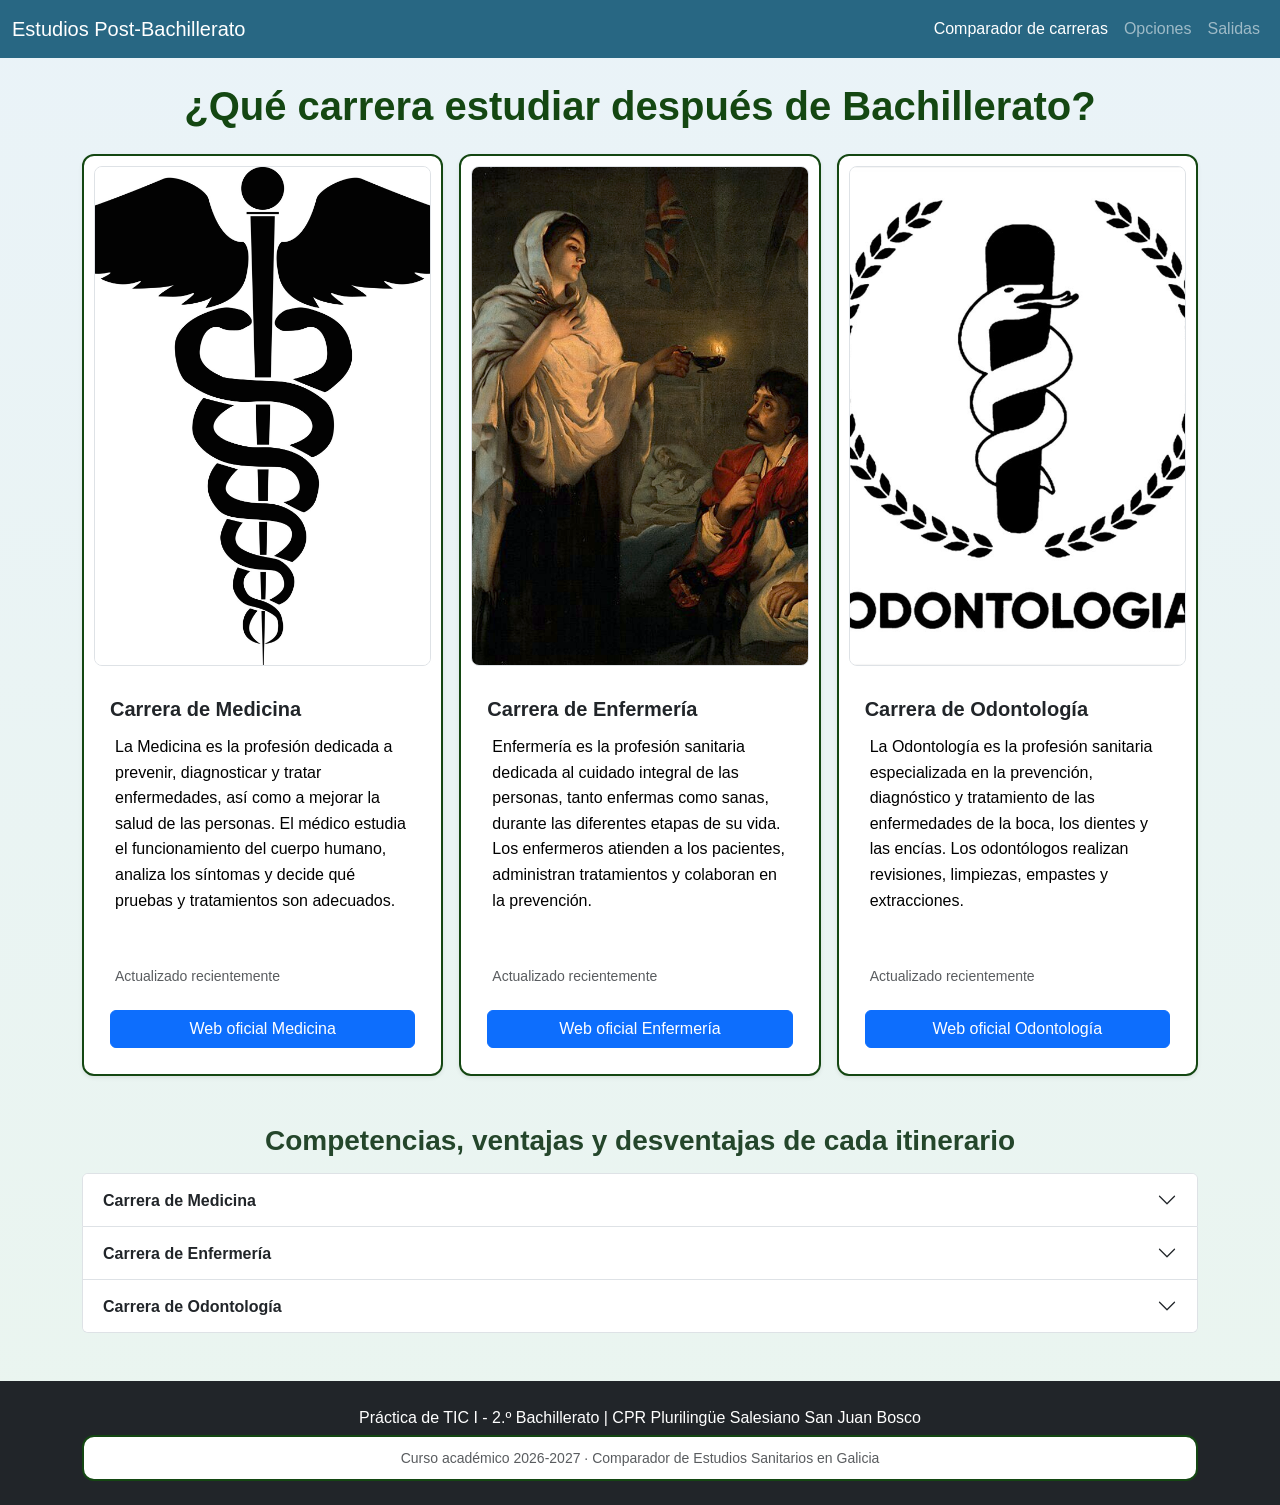
<file: comparados de carreras/index2.html>
<!doctype html>
<html lang="es">
    <head>

        <meta charset="utf-8">
        <meta name="viewport" content="width=device-width, initial-scale=1">
        <title>Comparador de carretas</title>

        
        <link href="https://cdn.jsdelivr.net/npm/bootstrap@5.3.8/dist/css/bootstrap.min.css" rel="stylesheet" integrity="sha384-sRIl4kxILFvY47J16cr9ZwB07vP4J8+LH7qKQnuqkuIAvNWLzeN8tE5YBujZqJLB" crossorigin="anonymous">

        <link rel="stylesheet" href="./CSS/Estilos.CSS">
        
    </head>
    <body>

      <header>
        <nav class="navbar navbar-expand-lg navbar-dark mb-4"  style="background-color: #286783;">
            <div class="container-fluid">
                <a class="navbar-brand" href="index2.html">Estudios Post-Bachillerato</a>
                <button class="navbar-toggler" type="button" data-bs-toggle="collapse" data-bs-target="#navbarNav" aria-controls="navbarNav" aria-expanded="false" aria-label="Toggle navigation">
                    <span class="navbar-toggler-icon"></span>
                  </button>

                  <div class="collapse navbar-collapse" id="navbarNav">
                      <ul class="navbar-nav ms-auto">
                          <li class="nav-item">
                              <a class="nav-link active" aria-current="page" href="index2.html">Comparador de carreras</a>
                          </li>
                          <li class="nav-item">
                              <a class="nav-link" href="opciones.html">Opciones</a>
                          </li>
                          <li class="nav-item">
                              <a class="nav-link" href="salidas.html">Salidas</a>
                          </li>
                      </ul>
                  </div>
              </div>
          </nav>
      </header>


      <main class="container mb-5">
        <h1 class="text-center mb-4"><strong>¿Qué carrera estudiar después de Bachillerato?</strong>
</h1>

      
<div class="row g-3 mb-5">
  <div class="col-12 col-md-6 col-lg-4">
      <div class="card h-100 shadow-sm">
          <img src="./img/Signo medicina.webp" class="card-img-top" alt="Vara de Esculapio" style="height: 500px; object-fit: cover;">
          <div class="card-body d-flex flex-column">
              <h2 class="card-title h5"><strong>Carrera de Medicina</strong></h2>
              <p class="card-text flex-grow-1">La Medicina es la profesión dedicada a prevenir, diagnosticar y tratar enfermedades, así como a mejorar la salud de las personas. El médico estudia el funcionamiento del cuerpo humano, analiza los síntomas y decide qué pruebas y tratamientos son adecuados.</p>
              <p class="card-text"><small class="text-body-secondary">Actualizado recientemente</small></p>
              <a href="https://www.usc.gal/es/estudios/grados/ciencias-salud/grado-medicina" class="btn btn-primary mt-auto" target="_blank" rel="noopener">Web oficial Medicina</a>
          </div>
      </div>
  </div>

  <div class="col-12 col-md-6 col-lg-4">
    <div class="card h-100 shadow-sm">
        <img src="./img/Lámpara de Florence Nightingale.jpg" class="card-img-top" alt="Lámpara de Florence Nightingale" style="height: 500px; object-fit: cover;">
        <div class="card-body d-flex flex-column">
            <h2 class="card-title h5"><strong>Carrera de Enfermería</strong></h2>
            <p class="card-text flex-grow-1">Enfermería es la profesión sanitaria dedicada al cuidado integral de las personas, tanto enfermas como sanas, durante las diferentes etapas de su vida. Los enfermeros atienden a los pacientes, administran tratamientos y colaboran en la prevención.</p>
            <p class="card-text"><small class="text-body-secondary">Actualizado recientemente</small></p>
            <a href="https://www.udc.gal/fep/planestudos/enfermaria/" class="btn btn-primary mt-auto" target="_blank" rel="noopener">Web oficial Enfermería</a>
        </div>
    </div>
</div>

<div class="col-12 col-md-6 col-lg-4">
  <div class="card h-100 shadow-sm">
      <img src="./img/simbolo odontologia.jpg" class="card-img-top" alt="Imagen diente" style="height: 500px; object-fit: cover;">
      <div class="card-body d-flex flex-column">
          <h2 class="card-title h5"><strong>Carrera de Odontología</strong></h2>
          <p class="card-text flex-grow-1">La Odontología es la profesión sanitaria especializada en la prevención, diagnóstico y tratamiento de las enfermedades de la boca, los dientes y las encías. Los odontólogos realizan revisiones, limpiezas, empastes y extracciones.</p>
          <p class="card-text"><small class="text-body-secondary">Actualizado recientemente</small></p>
          <a href="https://www.usc.gal/es/estudios/grados/ciencias-salud/grado-odontologia" class="btn btn-primary mt-auto" target="_blank" rel="noopener">Web oficial Odontología</a>
      </div>
  </div>
</div>
</div>


<section>
  <h2 class="h3 mb-3 text-center"><strong>Competencias, ventajas y desventajas de cada itinerario</strong></h2>
  <div class="accordion" id="accordionExample">

    <div class="accordion-item">
      <h3 class="accordion-header" id="headingOne">
          <button class="accordion-button collapsed" type="button" data-bs-toggle="collapse" data-bs-target="#collapseOne" aria-expanded="true" aria-controls="collapseOne">
              <strong>Carrera de Medicina</strong>
          </button>

      </h3>
      <div id="collapseOne" class="accordion-collapse collapse" aria-labelledby="headingOne" data-bs-parent="#accordionExample">
          <div class="accordion-body">
              <strong>Tres competencias útiles:</strong><br>
              1. Capacidad de análisis y razonamiento: fundamental para interpretar síntomas y llegar a diagnósticos.<br>
              2. Comunicación y empatía: permite comprender las preocupaciones de los pacientes.<br>
              3. Responsabilidad y toma de decisiones: actuar correctamente ante situaciones urgentes.<br>
             
              <div class="row g-3 mt-3">
                  <div class="col-12 col-md-6">
                    <div class="p-3 border bg-light rounded h-100">
                      <p class="text-success fw-bold mb-2">Ventajas</p>
                      <ul class="mb-0 ps-3">
                          <li>Alta inserción laboral y gran prestigio social.</li>
                          <li>Amplio abanico de especialidades médicas (MIR).</li>
                      </ul>
                  </div>
              </div>
              <div class="col-12 col-md-6">
                  <div class="p-3 border bg-light rounded h-100">
                      <p class="text-danger fw-bold mb-2">Desventajas</p>
                      <ul class="mb-0 ps-3">
                          <li>Larga duración de los estudios (6 años + MIR) y alta exigencia.</li>
                          <li>Guardias presenciales prolongadas y gran desgaste físico/emocional.</li>
                      </ul>
                  </div>
              </div>
          </div>
      </div>
  </div>
</div>

<div class="accordion-item">
  <h3 class="accordion-header" id="headingTwo">
      <button class="accordion-button collapsed" type="button" data-bs-toggle="collapse" data-bs-target="#collapseTwo" aria-expanded="false" aria-controls="collapseTwo">
          <strong>Carrera de Enfermería</strong>
      </button>
  </h3>
  <div id="collapseTwo" class="accordion-collapse collapse" aria-labelledby="headingTwo" data-bs-parent="#accordionExample">
      <div class="accordion-body">
          <strong>Tres competencias útiles:</strong><br>
          1. Empatía y capacidad de escucha: ofrecen apoyo emocional y confianza.<br>
          2. Capacidad de observación y organización: control de la evolución de pacientes.<br>
          3. Trabajo en equipo y comunicación: colaboración estrecha con médicos y sanitarios.<br>

          <div class="row g-3 mt-3">
            <div class="col-12 col-md-6">
                <div class="p-3 border bg-light rounded h-100">
                    <p class="text-success fw-bold mb-2">Ventajas</p>
                    <ul class="mb-0 ps-3">
                        <li>Excelente demanda y estabilidad en el sector público y privado.</li>
                        <li>Trato directo, cercano y continuo con el paciente.</li>
                    </ul>
                </div>
            </div>
            <div class="col-12 col-md-6">
              <div class="p-3 border bg-light rounded h-100">
                  <p class="text-danger fw-bold mb-2">Desventajas</p>
                  <ul class="mb-0 ps-3">
                      <li>Turnos rotativos, noches y fines de semana que dificultan la conciliación.</li>
                      <li>Elevada carga física y momentos de gran tensión emocional.</li>
                  </ul>
              </div>
          </div>
      </div>
  </div>
</div>
</div>


<div class="accordion-item">
  <h3 class="accordion-header" id="headingThree">
      <button class="accordion-button collapsed" type="button" data-bs-toggle="collapse" data-bs-target="#collapseThree" aria-expanded="false" aria-controls="collapseThree">
          <strong>Carrera de Odontología</strong>
      </button>
    </h3>
    <div id="collapseThree" class="accordion-collapse collapse" aria-labelledby="headingThree" data-bs-parent="#accordionExample">
        <div class="accordion-body">
            <strong>Tres competencias útiles:</strong><br>
            1. Destreza manual y precisión: tratamientos delicados en zonas pequeñas.<br>
            2. Capacidad de observación: detectar problemas bucodentales e interpretar radiografías.<br>
            3. Comunicación y paciencia: explicar procedimientos y tranquilizar al paciente.<br>

            <div class="row g-3 mt-3">
                <div class="col-12 col-md-6">
                    <div class="p-3 border bg-light rounded h-100">
                        <p class="text-success fw-bold mb-2">Ventajas</p>
                        <ul class="mb-0 ps-3">
                            <li>Gran autonomía profesional y posibilidad de abrir clínica propia.</li>
                            <li>Horarios habitualmente más estables en comparación con el ámbito hospitalario.</li>
                        </ul>
                    </div>
                </div>
                <div class="col-12 col-md-6">
                    <div class="p-3 border bg-light rounded h-100">
                        <p class="text-danger fw-bold mb-2">Desventajas</p>
                        <ul class="mb-0 ps-3">
                            <li>Elevada inversión inicial de recursos para montar un consultorio propio.</li>
                            <li>Alta competitividad en el sector privado en las grandes ciudades.</li>
                        </ul>
                    </div>
                </div>
            </div>
        </div>
    </div>
</div>
</div>
</section>
</main>

<footer class="bg-dark text-white text-center py-4 mt-5">
    <div class="container">
        <p class="mb-1">Práctica de TIC I - 2.º Bachillerato | CPR Plurilingüe Salesiano San Juan Bosco</p>
        <p class="mb-0 text-muted small">Curso académico 2026-2027 · Comparador de Estudios Sanitarios en Galicia</p>
    </div>
</footer>

            
        <script src="https://cdn.jsdelivr.net/npm/bootstrap@5.3.8/dist/js/bootstrap.bundle.min.js" integrity="sha384-FKyoEForCGlyvwx9Hj09JcYn3nv7wiPVlz7YYwJrWVcXK/BmnVDxM+D2scQbITxI" crossorigin="anonymous"></script>
        
    </body>
</html>
</file>
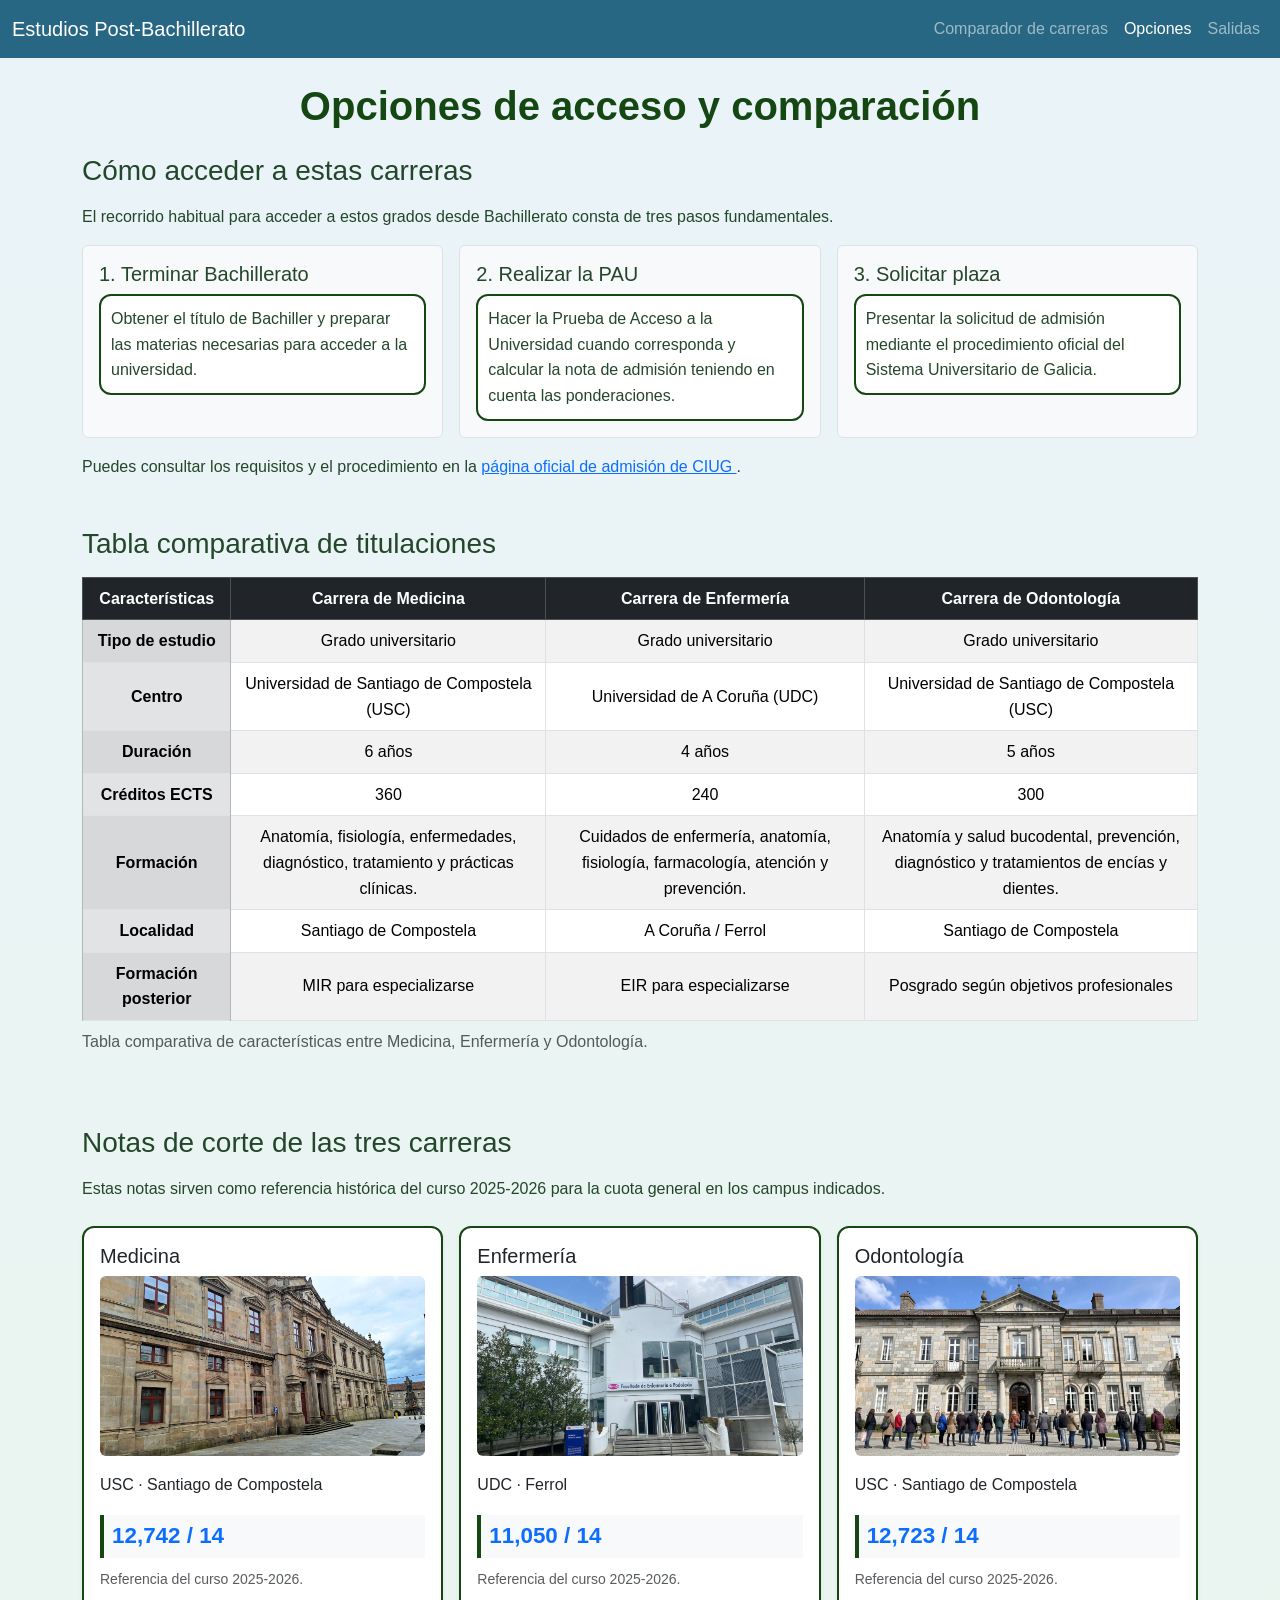
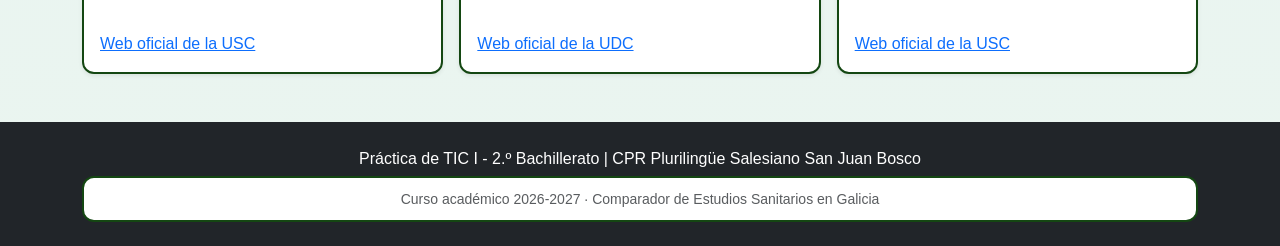
<file: comparados de carreras/opciones.html>
<!doctype html>
<html lang="es">
    <head>

        <meta charset="utf-8">
        <meta name="viewport" content="width=device-width, initial-scale=1">
        <title>Opciones</title>

        
        <link href="https://cdn.jsdelivr.net/npm/bootstrap@5.3.8/dist/css/bootstrap.min.css" rel="stylesheet" integrity="sha384-sRIl4kxILFvY47J16cr9ZwB07vP4J8+LH7qKQnuqkuIAvNWLzeN8tE5YBujZqJLB" crossorigin="anonymous">

        <link rel="stylesheet" href="./CSS/Estilos.CSS">

    </head>
    <body>
      <header>
        <nav class="navbar navbar-expand-lg navbar-dark mb-4"  style="background-color: #286783;">
            <div class="container-fluid">
                <a class="navbar-brand" href="index2.html">Estudios Post-Bachillerato</a>
                <button class="navbar-toggler" type="button" data-bs-toggle="collapse" data-bs-target="#navbarNav" aria-controls="navbarNav" aria-expanded="false" aria-label="Toggle navigation">
                    <span class="navbar-toggler-icon"></span>
                </button>

                <div class="collapse navbar-collapse" id="navbarNav">
                    <ul class="navbar-nav ms-auto">
                        <li class="nav-item">
                            <a class="nav-link" href="index2.html">Comparador de carreras</a>
                        </li>
                        <li class="nav-item">
                            <a class="nav-link active" aria-current="page" href="opciones.html">Opciones</a>
                        </li>
                        <li class="nav-item">
                            <a class="nav-link" href="salidas.html">Salidas</a>
                        </li>
                    </ul>
                </div>
            </div>
        </nav>
    </header>


      <main class="container mb-5">
        <h1 class="text-center mb-4"><strong>Opciones de acceso y comparación</strong></h1>
       
        <section class="mb-5">
            <h2 class="h3 mb-3">Cómo acceder a estas carreras</h2>
            <p>
                El recorrido habitual para acceder a estos grados desde Bachillerato consta de tres pasos fundamentales.
            </p>

      
            <div class="row g-3">
              <div class="col-12 col-md-4">
                  <div class="p-3 border bg-light rounded h-100">
                      <h3 class="h5">1. Terminar Bachillerato</h3>
                      <p class="mb-0">
                          Obtener el título de Bachiller y preparar las materias necesarias para acceder a la universidad.
                      </p>
                  </div>
              </div>
       
              <div class="col-12 col-md-4">
                  <div class="p-3 border bg-light rounded h-100">
                      <h3 class="h5">2. Realizar la PAU</h3>
                      <p class="mb-0">
                          Hacer la Prueba de Acceso a la Universidad cuando corresponda y calcular la nota de admisión teniendo en cuenta las ponderaciones.
                      </p>
                  </div>
              </div>
       
              <div class="col-12 col-md-4">
                  <div class="p-3 border bg-light rounded h-100">
                      <h3 class="h5">3. Solicitar plaza</h3>
                      <p class="mb-0">
                          Presentar la solicitud de admisión mediante el procedimiento oficial del Sistema Universitario de Galicia.
                      </p>
                  </div>
              </div>
          </div>
          <p class="mt-3">
            Puedes consultar los requisitos y el procedimiento en la
            <a href="https://www.ciug.gal/admision-sug" target="_blank" rel="noopener">
                página oficial de admisión de CIUG
            </a>.
        </p>
      </section>
      <section class="mb-5">
                      <h2 class="h3 mb-3">Tabla comparativa de titulaciones</h2>
                      <div class="table-responsive">
                          <table class="table table-bordered table-striped table-hover align-middle text-center">
                              <caption class="text-muted">Tabla comparativa de características entre Medicina, Enfermería y Odontología.</caption>
                              <thead class="table-dark">
                                <tr>
                                  <th scope="col">Características</th>
                                  <th scope="col">Carrera de Medicina</th>
                                  <th scope="col">Carrera de Enfermería</th>
                                  <th scope="col">Carrera de Odontología</th>
                              </tr>
                          </thead>
                          <tbody>
                              <tr>
                                  <th scope="row" class="table-secondary">Tipo de estudio</th>
                                  <td>Grado universitario</td>
                                  <td>Grado universitario</td>
                                  <td>Grado universitario</td>
                              </tr>
                              <tr>
                                  <th scope="row" class="table-secondary">Centro</th>
                                  <td>Universidad de Santiago de Compostela (USC)</td>
                                  <td>Universidad de A Coruña (UDC)</td>
                                  <td>Universidad de Santiago de Compostela (USC)</td>
                              </tr>
                              <tr>
                                  <th scope="row" class="table-secondary">Duración</th>
                                  <td>6 años</td>
                                  <td>4 años</td>
                                  <td>5 años</td>
                              </tr>
                              <tr>
                                  <th scope="row" class="table-secondary">Créditos ECTS</th>
                                  <td>360</td>
                                  <td>240</td>
                                  <td>300</td>
                              </tr>
                              <tr>
                                  <th scope="row" class="table-secondary">Formación</th>
                                  <td>Anatomía, fisiología, enfermedades, diagnóstico, tratamiento y prácticas clínicas.</td>
                                  <td>Cuidados de enfermería, anatomía, fisiología, farmacología, atención y prevención.</td>
                                  <td>Anatomía y salud bucodental, prevención, diagnóstico y tratamientos de encías y dientes.</td>
                              </tr>
                              <tr>
                                  <th scope="row" class="table-secondary">Localidad</th>
                                  <td>Santiago de Compostela</td>
                                  <td>A Coruña / Ferrol</td>
                                  <td>Santiago de Compostela</td>
                              </tr>
                              <tr>
                                  <th scope="row" class="table-secondary">Formación posterior</th>
                                  <td>MIR para especializarse</td>
                                  <td>EIR para especializarse</td>
                                  <td>Posgrado según objetivos profesionales</td>
                              </tr>
                          </tbody>
                      </table>
                  </div>
              </section>
              <section>
                <h2 class="h3 mb-3">Notas de corte de las tres carreras</h2>
                <p class="mb-4">
                    Estas notas sirven como referencia histórica del curso 2025-2026 para la cuota general en los campus indicados.
                </p>

                <div class="row g-3">
                  <div class="col-12 col-md-4">
                      <div class="card h-100 shadow-sm p-3">
                          <h3 class="h5">Medicina</h3>
                          <img src="./img/Facultad de medicina.jpg" alt="Carrera de Medicina" class="img-fluid rounded mb-3" style="width: 100%; height: 180px; object-fit: cover;">
                          <p class="mb-2">USC · Santiago de Compostela</p>
                          <p class="numero-nota h4 text-primary"><strong>12,742 / 14</strong></p>
                          <p class="small text-muted">Referencia del curso 2025-2026.</p>
                          <a href="https://www.usc.gal/es/estudios/grados/ciencias-salud/grado-medicina" target="_blank" rel="noopener" class="mt-auto">
                              Web oficial de la USC
                          </a>
                      </div>
                  </div>


                  <div class="col-12 col-md-4">
                      <div class="card h-100 shadow-sm p-3">
                          <h3 class="h5">Enfermería</h3>
                          <img src="./img/Facultad de enfermeria.jpg" alt="Carrera de Enfermería" class="img-fluid rounded mb-3" style="width: 100%; height: 180px; object-fit: cover;">
                          <p class="mb-2">UDC · Ferrol</p>
                          <p class="numero-nota h4 text-primary"><strong>11,050 / 14</strong></p>
                          <p class="small text-muted">Referencia del curso 2025-2026.</p>
                          <a href="https://www.udc.gal/fep/planestudos/enfermaria/" target="_blank" rel="noopener" class="mt-auto">
                              Web oficial de la UDC
                          </a>
                      </div>
                  </div>


                  <div class="col-12 col-md-4">
                      <div class="card h-100 shadow-sm p-3">
                          <h3 class="h5">Odontología</h3>
                          <img src="./img/Facultad de odontología.webp" alt="Carrera de Odontología" class="img-fluid rounded mb-3" style="width: 100%; height: 180px; object-fit: cover;">
                          <p class="mb-2">USC · Santiago de Compostela</p>
                          <p class="numero-nota h4 text-primary"><strong>12,723 / 14</strong></p>
                          <p class="small text-muted">Referencia del curso 2025-2026.</p>
                          <a href="https://www.usc.gal/es/estudios/grados/ciencias-salud/grado-odontologia" target="_blank" rel="noopener" class="mt-auto">
                              Web oficial de la USC
                          </a>
                      </div>
                  </div>
              </div>
          </section>
      </main>

      <footer class="bg-dark text-white text-center py-4 mt-5">
        <div class="container">
            <p class="mb-1">Práctica de TIC I - 2.º Bachillerato | CPR Plurilingüe Salesiano San Juan Bosco</p>
            <p class="mb-0 text-muted small">Curso académico 2026-2027 · Comparador de Estudios Sanitarios en Galicia</p>
        </div>
    </footer>

        <script src="https://cdn.jsdelivr.net/npm/bootstrap@5.3.8/dist/js/bootstrap.bundle.min.js" integrity="sha384-FKyoEForCGlyvwx9Hj09JcYn3nv7wiPVlz7YYwJrWVcXK/BmnVDxM+D2scQbITxI" crossorigin="anonymous"></script>
        
    </body>
</html>
</file>
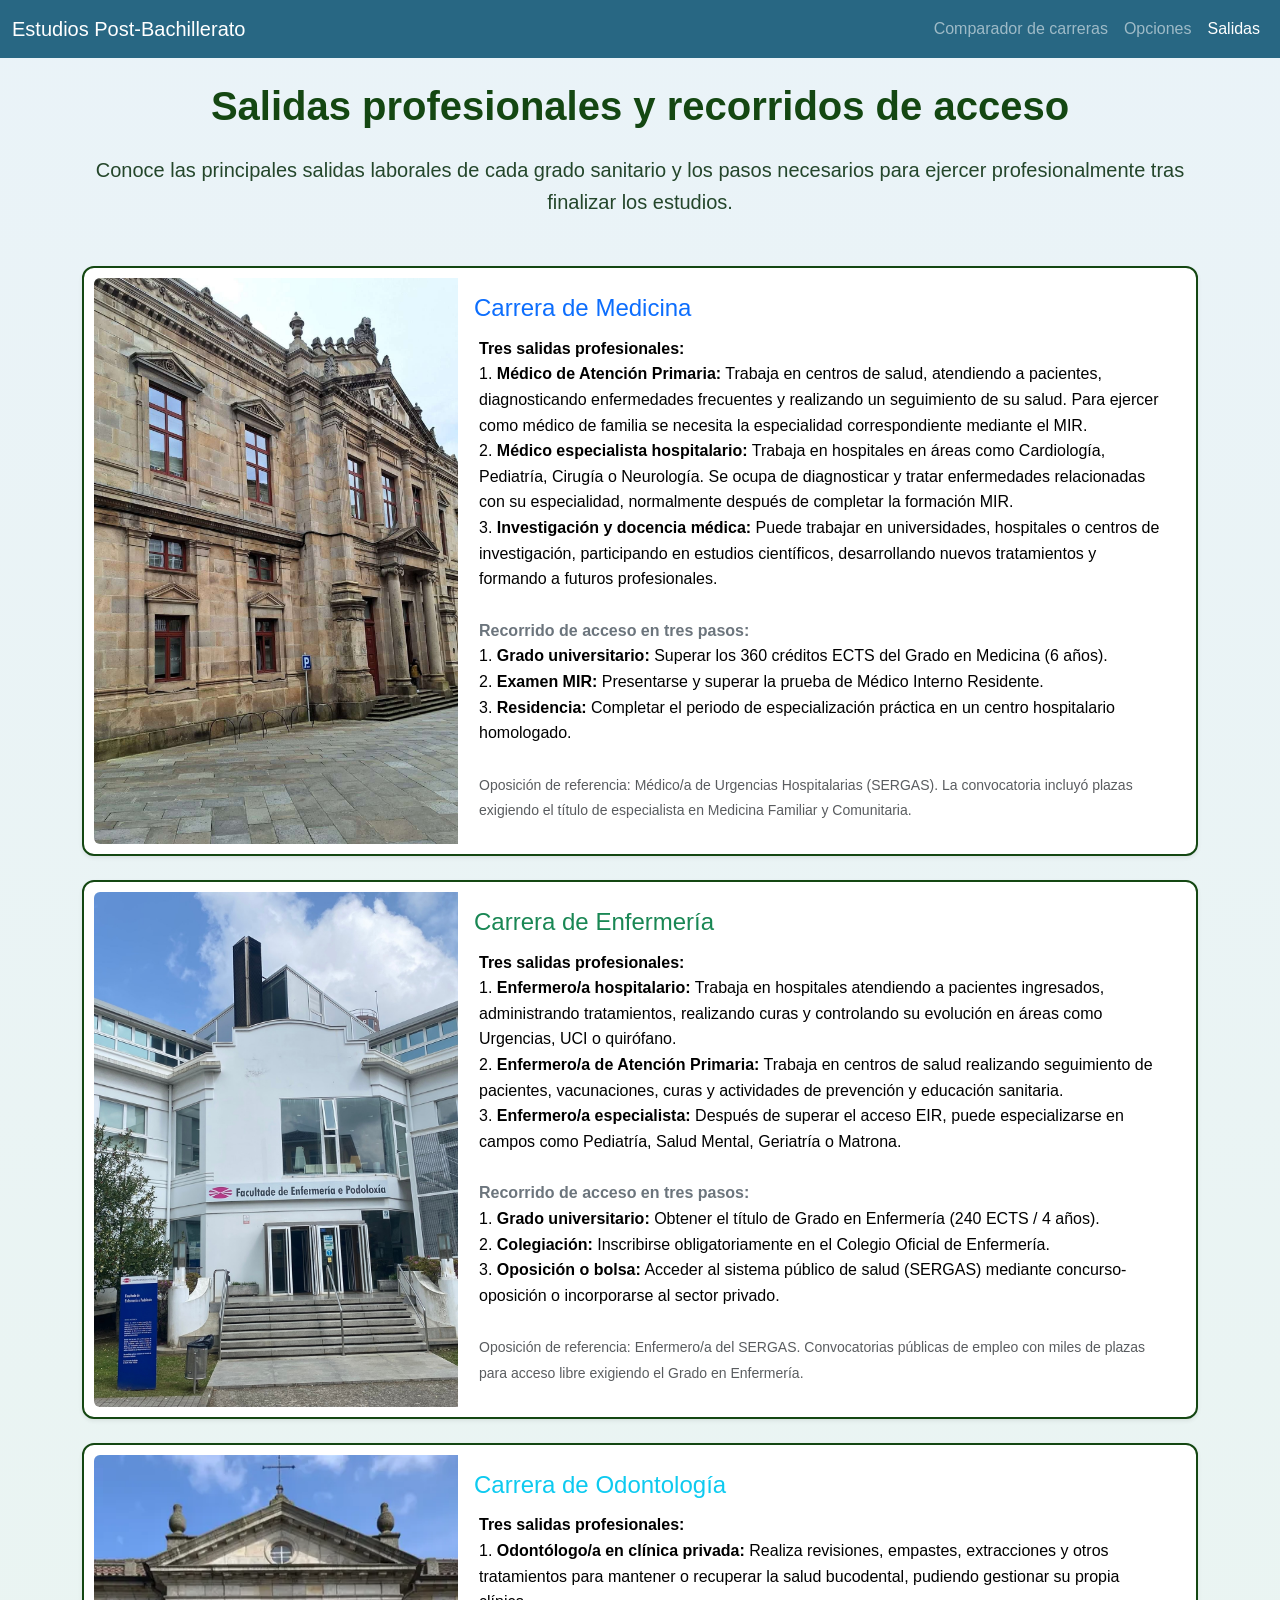
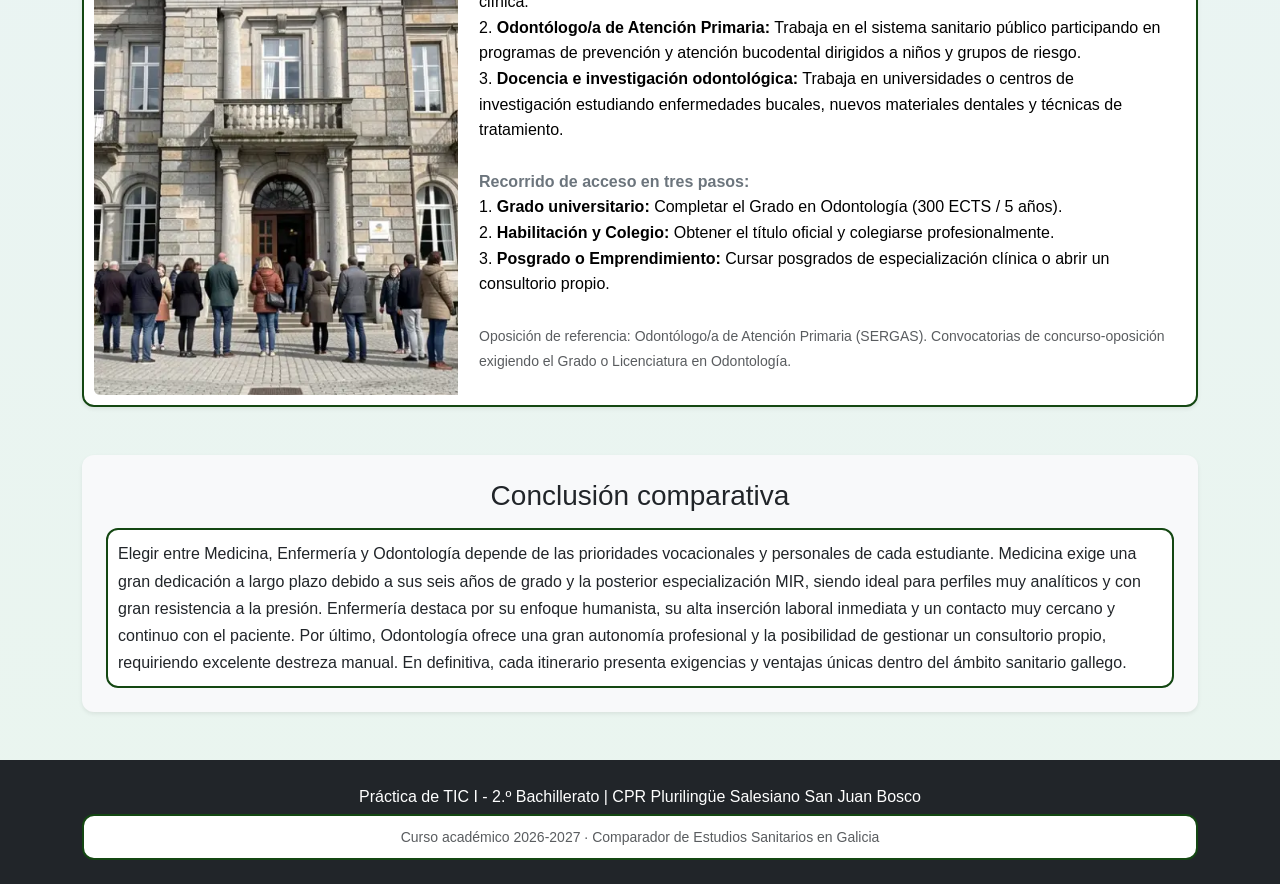
<file: comparados de carreras/salidas.html>
<!doctype html>
<html lang="es">
    <head>

        <meta charset="utf-8">
        <meta name="viewport" content="width=device-width, initial-scale=1">
        <title>Salidas</title>

        
        <link href="https://cdn.jsdelivr.net/npm/bootstrap@5.3.8/dist/css/bootstrap.min.css" rel="stylesheet" integrity="sha384-sRIl4kxILFvY47J16cr9ZwB07vP4J8+LH7qKQnuqkuIAvNWLzeN8tE5YBujZqJLB" crossorigin="anonymous">

        <link rel="stylesheet" href="./CSS/Estilos.CSS">

    </head>
    <body>
      <header>
        <nav class="navbar navbar-expand-lg navbar-dark mb-4"  style="background-color: #286783;">
            <div class="container-fluid">
                <a class="navbar-brand" href="index2.html">Estudios Post-Bachillerato</a>
                <button class="navbar-toggler" type="button" data-bs-toggle="collapse" data-bs-target="#navbarNav" aria-controls="navbarNav" aria-expanded="false" aria-label="Toggle navigation">
                    <span class="navbar-toggler-icon"></span>
                </button>
                <div class="collapse navbar-collapse" id="navbarNav">
                    <ul class="navbar-nav ms-auto">
                        <li class="nav-item">
                            <a class="nav-link" href="index2.html">Comparador de carreras</a>
                        </li>
                        <li class="nav-item">
                            <a class="nav-link" href="opciones.html">Opciones</a>
                        </li>
                        <li class="nav-item">
                            <a class="nav-link active" aria-current="page" href="salidas.html">Salidas</a>
                        </li>
                    </ul>
                </div>
            </div>
        </nav>
    </header>

    <main class="container mb-5">
      <h1 class="text-center mb-4"><strong>Salidas profesionales y recorridos de acceso</strong></h1>
     
      <p class="text-center lead mb-5">
          Conoce las principales salidas laborales de cada grado sanitario y los pasos necesarios para ejercer profesionalmente tras finalizar los estudios.
      </p>


      <div class="card mb-4 shadow-sm" style="width: 100%;">
        <div class="row g-0">
            <div class="col-md-4">
                <img src="./img/Facultad de medicina.jpg" class="img-fluid rounded-start h-100" alt="Facultad de medicina" style="object-fit: cover; min-height: 250px;">
            </div>
            <div class="col-md-8">
                <div class="card-body">
                    <h2 class="card-title h4 text-primary">Carrera de Medicina</h2>
                    <p class="card-text">
                        <strong>Tres salidas profesionales:</strong><br>
                        1. <strong>Médico de Atención Primaria:</strong> Trabaja en centros de salud, atendiendo a pacientes, diagnosticando enfermedades frecuentes y realizando un seguimiento de su salud. Para ejercer como médico de familia se necesita la especialidad correspondiente mediante el MIR.<br>
                        2. <strong>Médico especialista hospitalario:</strong> Trabaja en hospitales en áreas como Cardiología, Pediatría, Cirugía o Neurología. Se ocupa de diagnosticar y tratar enfermedades relacionadas con su especialidad, normalmente después de completar la formación MIR.<br>
                        3. <strong>Investigación y docencia médica:</strong> Puede trabajar en universidades, hospitales o centros de investigación, participando en estudios científicos, desarrollando nuevos tratamientos y formando a futuros profesionales.
                    </p>
                    <p class="card-text">
                        <strong class="text-secondary">Recorrido de acceso en tres pasos:</strong><br>
                        1. <strong>Grado universitario:</strong> Superar los 360 créditos ECTS del Grado en Medicina (6 años).<br>
                        2. <strong>Examen MIR:</strong> Presentarse y superar la prueba de Médico Interno Residente.<br>
                        3. <strong>Residencia:</strong> Completar el periodo de especialización práctica en un centro hospitalario homologado.
                    </p>
                    <p class="card-text"><small class="text-body-secondary">Oposición de referencia: Médico/a de Urgencias Hospitalarias (SERGAS). La convocatoria incluyó plazas exigiendo el título de especialista en Medicina Familiar y Comunitaria.</small></p>
                </div>
            </div>
        </div>
    </div>

    <div class="card mb-4 shadow-sm" style="width: 100%;">
      <div class="row g-0">
          <div class="col-md-4">
              <img src="./img/Facultad de enfermeria.jpg" class="img-fluid rounded-start h-100" alt="Facultad de enfermería" style="object-fit: cover; min-height: 250px;">
          </div>
          <div class="col-md-8">
              <div class="card-body">
                  <h2 class="card-title h4 text-success">Carrera de Enfermería</h2>
                  <p class="card-text">
                      <strong>Tres salidas profesionales:</strong><br>
                      1. <strong>Enfermero/a hospitalario:</strong> Trabaja en hospitales atendiendo a pacientes ingresados, administrando tratamientos, realizando curas y controlando su evolución en áreas como Urgencias, UCI o quirófano.<br>
                      2. <strong>Enfermero/a de Atención Primaria:</strong> Trabaja en centros de salud realizando seguimiento de pacientes, vacunaciones, curas y actividades de prevención y educación sanitaria.<br>
                      3. <strong>Enfermero/a especialista:</strong> Después de superar el acceso EIR, puede especializarse en campos como Pediatría, Salud Mental, Geriatría o Matrona.
                  </p>
                  <p class="card-text">
                      <strong class="text-secondary">Recorrido de acceso en tres pasos:</strong><br>
                      1. <strong>Grado universitario:</strong> Obtener el título de Grado en Enfermería (240 ECTS / 4 años).<br>
                      2. <strong>Colegiación:</strong> Inscribirse obligatoriamente en el Colegio Oficial de Enfermería.<br>
                      3. <strong>Oposición o bolsa:</strong> Acceder al sistema público de salud (SERGAS) mediante concurso-oposición o incorporarse al sector privado.
                  </p>
                  <p class="card-text"><small class="text-body-secondary">Oposición de referencia: Enfermero/a del SERGAS. Convocatorias públicas de empleo con miles de plazas para acceso libre exigiendo el Grado en Enfermería.</small></p>
              </div>
          </div>
      </div>
  </div>
  <div class="card mb-4 shadow-sm" style="width: 100%;">
    <div class="row g-0">
        <div class="col-md-4">
            <img src="./img/Facultad de odontología.webp" class="img-fluid rounded-start h-100" alt="Facultad de odontología" style="object-fit: cover; min-height: 250px;">
        </div>
        <div class="col-md-8">
            <div class="card-body">
                <h2 class="card-title h4 text-info">Carrera de Odontología</h2>
                <p class="card-text">
                    <strong>Tres salidas profesionales:</strong><br>
                    1. <strong>Odontólogo/a en clínica privada:</strong> Realiza revisiones, empastes, extracciones y otros tratamientos para mantener o recuperar la salud bucodental, pudiendo gestionar su propia clínica.<br>
                    2. <strong>Odontólogo/a de Atención Primaria:</strong> Trabaja en el sistema sanitario público participando en programas de prevención y atención bucodental dirigidos a niños y grupos de riesgo.<br>
                    3. <strong>Docencia e investigación odontológica:</strong> Trabaja en universidades o centros de investigación estudiando enfermedades bucales, nuevos materiales dentales y técnicas de tratamiento.
                </p>
                <p class="card-text">
                    <strong class="text-secondary">Recorrido de acceso en tres pasos:</strong><br>
                    1. <strong>Grado universitario:</strong> Completar el Grado en Odontología (300 ECTS / 5 años).<br>
                    2. <strong>Habilitación y Colegio:</strong> Obtener el título oficial y colegiarse profesionalmente.<br>
                    3. <strong>Posgrado o Emprendimiento:</strong> Cursar posgrados de especialización clínica o abrir un consultorio propio.
                </p>
                <p class="card-text"><small class="text-body-secondary">Oposición de referencia: Odontólogo/a de Atención Primaria (SERGAS). Convocatorias de concurso-oposición exigiendo el Grado o Licenciatura en Odontología.</small></p>
            </div>
        </div>
    </div>
</div>


<section class="card bg-light border-0 p-4 shadow-sm mt-5">
    <h2 class="h3 mb-3 text-center">Conclusión comparativa</h2>
    <p class="mb-0" style="line-height: 1.7;">
        Elegir entre Medicina, Enfermería y Odontología depende de las prioridades vocacionales y personales de cada estudiante. Medicina exige una gran dedicación a largo plazo debido a sus seis años de grado y la posterior especialización MIR, siendo ideal para perfiles muy analíticos y con gran resistencia a la presión. Enfermería destaca por su enfoque humanista, su alta inserción laboral inmediata y un contacto muy cercano y continuo con el paciente. Por último, Odontología ofrece una gran autonomía profesional y la posibilidad de gestionar un consultorio propio, requiriendo excelente destreza manual. En definitiva, cada itinerario presenta exigencias y ventajas únicas dentro del ámbito sanitario gallego.
    </p>
</section>
</main>

<footer class="bg-dark text-white text-center py-4 mt-5">
    <div class="container">
        <p class="mb-1">Práctica de TIC I - 2.º Bachillerato | CPR Plurilingüe Salesiano San Juan Bosco</p>
        <p class="mb-0 text-muted small">Curso académico 2026-2027 · Comparador de Estudios Sanitarios en Galicia</p>
    </div>
</footer>

        <script src="https://cdn.jsdelivr.net/npm/bootstrap@5.3.8/dist/js/bootstrap.bundle.min.js" integrity="sha384-FKyoEForCGlyvwx9Hj09JcYn3nv7wiPVlz7YYwJrWVcXK/BmnVDxM+D2scQbITxI" crossorigin="anonymous"></script>
        
    </body>
</html>
</file>
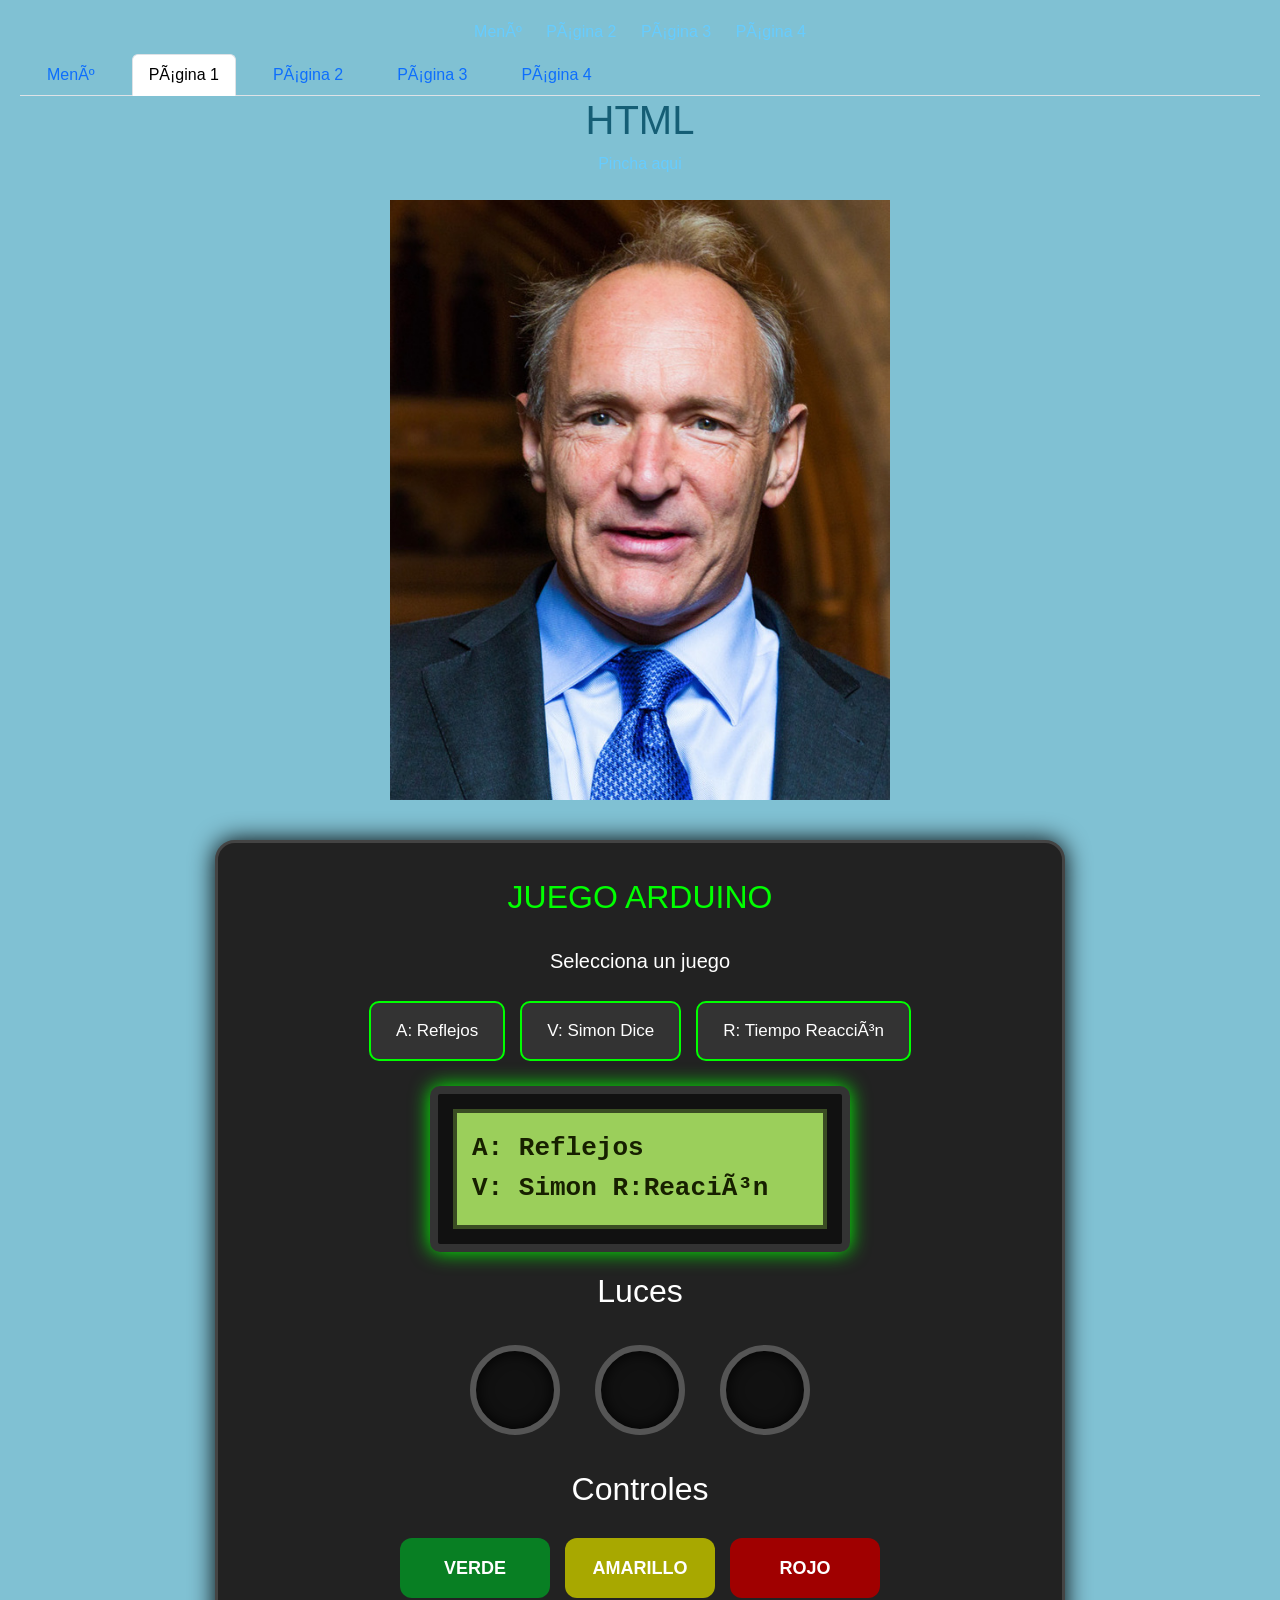
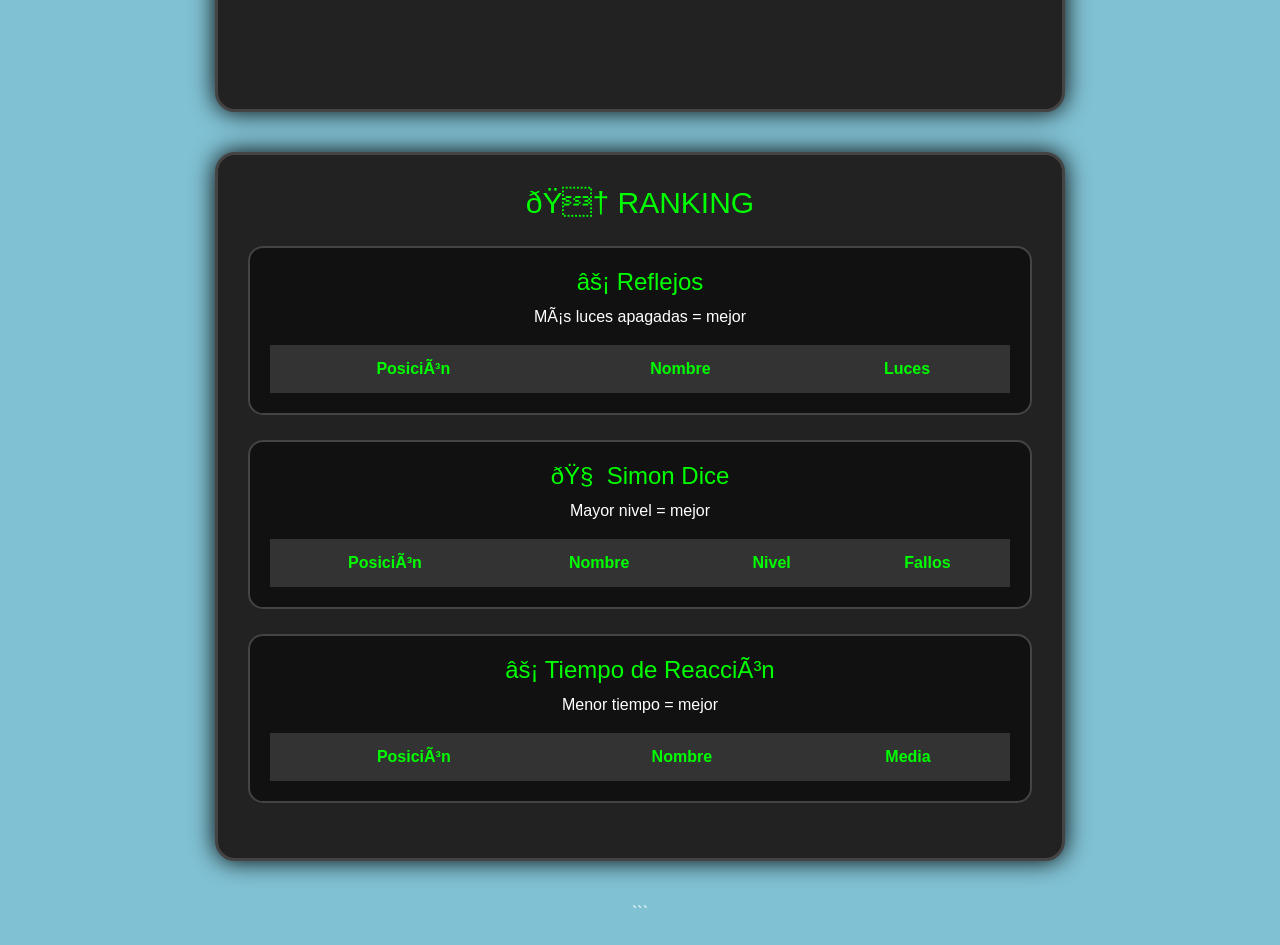
<file: tim berners lee/Pag1.html>
<!doctype html>
<html lang="es">
    <head>
        
        <title>Juego Arduino</title>
        <link rel="stylesheet" href="./CSS/estilos.css">
        <link href="https://cdn.jsdelivr.net/npm/bootstrap@5.3.8/dist/css/bootstrap.min.css" rel="stylesheet" integrity="sha384-sRIl4kxILFvY47J16cr9ZwB07vP4J8+LH7qKQnuqkuIAvNWLzeN8tE5YBujZqJLB" crossorigin="anonymous">

        <style>

            body {
                background-color: #1a1a1a;
                color: white;
                font-family: Arial, sans-serif;
                text-align: center;
                margin: 0;
                padding: 20px;
            }

            a {
                color: #66ccff;
                margin: 10px;
                text-decoration: none;
            }

            a:hover {
                text-decoration: underline;
            }

            h1 {
                color: #0f0;
            }


            /* =========================
               ZONA DEL JUEGO
            ========================= */

            #juego {
                width: 90%;
                max-width: 850px;
                margin: 40px auto;
                padding: 30px;
                background-color: #222;
                border: 3px solid #444;
                border-radius: 20px;
                box-shadow: 0 0 25px #000;
            }

            #tituloJuego {
                color: #0f0;
                font-size: 32px;
                margin-bottom: 25px;
            }

            #juegoActual {
                color: white;
                font-size: 20px;
                margin-bottom: 20px;
            }


            /* =========================
               LCD
            ========================= */

            #lcd-frame {
                width: 420px;
                max-width: 90%;
                margin: 20px auto;
                padding: 15px;
                background-color: #111;
                border: 8px solid #333;
                border-radius: 10px;
                box-shadow: 0 0 20px #0f0;
            }

            #lcd {
                width: 100%;
                height: 120px;
                box-sizing: border-box;
                background-color: #9bcf5b;
                color: #172000;
                border: 4px solid #3a4d23;
                font-family: monospace;
                font-size: 26px;
                font-weight: bold;
                display: flex;
                flex-direction: column;
                justify-content: center;
                text-align: left;
                padding-left: 15px;
                overflow: hidden;
            }

            #linea1,
            #linea2 {
                height: 40px;
                white-space: nowrap;
            }


            /* =========================
               LUCES
            ========================= */

            #luces {
                display: flex;
                justify-content: center;
                gap: 35px;
                margin: 35px auto;
            }

            .luz {
                width: 90px;
                height: 90px;
                border-radius: 50%;
                background-color: #111;
                border: 6px solid #555;
                box-shadow: inset 0 0 15px #000;
                transition: 0.15s;
            }

            #verde.encendida {
                background-color: #00ff00;
                box-shadow: 0 0 35px #00ff00;
            }

            #amarillo.encendida {
                background-color: #ffff00;
                box-shadow: 0 0 35px #ffff00;
            }

            #rojo.encendida {
                background-color: #ff0000;
                box-shadow: 0 0 35px #ff0000;
            }


            /* =========================
               BOTONES
            ========================= */

            #botones {
                display: flex;
                justify-content: center;
                flex-wrap: wrap;
                gap: 15px;
                margin-top: 30px;
            }

            .boton {
                width: 150px;
                height: 60px;
                border: none;
                border-radius: 12px;
                color: white;
                font-size: 18px;
                font-weight: bold;
                cursor: pointer;
                transition: 0.15s;
            }

            .boton:hover {
                transform: scale(1.05);
            }

            .boton:active {
                transform: scale(0.95);
            }

            #botonVerde {
                background-color: #087f23;
            }

            #botonAmarillo {
                background-color: #a8a800;
            }

            #botonRojo {
                background-color: #a00000;
            }


            /* =========================
               MENU
            ========================= */

            #menuJuegos {
                margin: 25px auto;
                display: flex;
                justify-content: center;
                flex-wrap: wrap;
                gap: 15px;
            }

            .menuBoton {
                background-color: #333;
                color: white;
                border: 2px solid #0f0;
                padding: 15px 25px;
                border-radius: 10px;
                font-size: 17px;
                cursor: pointer;
            }

            .menuBoton:hover {
                background-color: #0f0;
                color: #111;
            }


            /* =========================
               RESULTADO
            ========================= */

            #informacion {
                margin-top: 30px;
                color: #aaa;
                font-size: 18px;
            }

            #resultado {
                color: #0f0;
                font-size: 24px;
                font-weight: bold;
                min-height: 35px;
            }


            /* =========================
               RANKING
            ========================= */

            #rankings {
                width: 90%;
                max-width: 850px;
                margin: 40px auto;
                padding: 30px;
                background-color: #222;
                border: 3px solid #444;
                border-radius: 20px;
                box-shadow: 0 0 25px #000;
            }

            #rankings h2 {
                color: #0f0;
                font-size: 30px;
            }

            .rankingJuego {
                background-color: #111;
                border: 2px solid #444;
                border-radius: 15px;
                margin: 25px 0;
                padding: 20px;
            }

            .rankingJuego h3 {
                color: #0f0;
                font-size: 24px;
            }

            table {
                width: 100%;
                border-collapse: collapse;
                margin-top: 15px;
            }

            th {
                background-color: #333;
                color: #0f0;
                padding: 12px;
            }

            td {
                padding: 12px;
                border-bottom: 1px solid #444;
            }

            tr:nth-child(1) td {
                color: gold;
                font-weight: bold;
            }

            tr:nth-child(2) td {
                color: silver;
            }

            tr:nth-child(3) td {
                color: #cd7f32;
            }


            /* =========================
               RESPONSIVE
            ========================= */

            @media (max-width: 600px) {

                #luces {
                    gap: 10px;
                }

                .luz {
                    width: 65px;
                    height: 65px;
                }

                #lcd {
                    font-size: 20px;
                }

                table {
                    font-size: 14px;
                }

            }

        </style>

    </head>


    <body>

        <a href="./index.html">Menú</a>
        <a href="./Pag2.html">Página 2</a>
        <a href="./Pag3.html">Página 3</a>
        <a href="./Pag4.html">Página 4</a>

        <script src="https://cdn.jsdelivr.net/npm/bootstrap@5.3.8/dist/js/bootstrap.bundle.min.js" integrity="sha384-FKyoEForCGlyvwx9Hj09JcYn3nv7wiPVlz7YYwJrWVcXK/BmnVDxM+D2scQbITxI" crossorigin="anonymous"></script>

        <ul class="nav nav-tabs">
            <li class="nav-item">
                <a class="nav-link" href="./index.html">Menú</a>
            </li>
            <li class="nav-item">
                <a class="nav-link active" aria-current="page" href="./Pag1.html">Página 1</a>
            </li>
            <li class="nav-item">
                <a class="nav-link" href="./Pag2.html">Página 2</a>
            </li>
            <li class="nav-item">
                <a class="nav-link" href="./Pag3.html">Página 3</a>
            </li>
            <li class="nav-item">
                <a class="nav-link" href="./Pag4.html">Página 4</a>
            </li>
        </ul>
        
        <h1>
            HTML
        </h1>

        <a href="https://es.wikipedia.org/wiki/Tim_Berners-Lee">
            Pincha aqui
        </a>

        <br><br>

        <img src="./img/Sir_Tim_Berners-Lee_(cropped).jpg"
             alt="Tim Berners-Lee"
             width="500"
             height="600">


        <!-- =====================================
             JUEGO
        ====================================== -->

        <div id="juego">

            <div id="tituloJuego">
                JUEGO ARDUINO
            </div>


            <div id="juegoActual">
                Selecciona un juego
            </div>


            <!-- MENU -->

            <div id="menuJuegos">

                <button class="menuBoton"
                        onclick="iniciarReflejos()">
                    A: Reflejos
                </button>

                <button class="menuBoton"
                        onclick="iniciarSimon()">
                    V: Simon Dice
                </button>

                <button class="menuBoton"
                        onclick="iniciarReaccion()">
                    R: Tiempo Reacción
                </button>

            </div>


            <!-- LCD -->

            <div id="lcd-frame">

                <div id="lcd">

                    <div id="linea1">
                        A: Reflejos
                    </div>

                    <div id="linea2">
                        V: Simon R:Reación
                    </div>

                </div>

            </div>


            <!-- LUCES -->

            <h2>Luces</h2>

            <div id="luces">

                <div id="verde" class="luz"></div>

                <div id="amarillo" class="luz"></div>

                <div id="rojo" class="luz"></div>

            </div>


            <!-- BOTONES -->

            <h2>Controles</h2>

            <div id="botones">

                <button id="botonVerde"
                        class="boton"
                        onclick="pulsar(1)">
                    VERDE
                </button>

                <button id="botonAmarillo"
                        class="boton"
                        onclick="pulsar(2)">
                    AMARILLO
                </button>

                <button id="botonRojo"
                        class="boton"
                        onclick="pulsar(3)">
                    ROJO
                </button>

            </div>


            <!-- RESULTADO -->

            <div id="informacion">

                <p id="resultado"></p>

            </div>

        </div>


        <!-- =====================================
             RANKING
        ====================================== -->

        <div id="rankings">

            <h2>🏆 RANKING</h2>


            <!-- REFLEJOS -->

            <div class="rankingJuego">

                <h3>⚡ Reflejos</h3>

                <p>
                    Más luces apagadas = mejor
                </p>

                <table>

                    <thead>

                        <tr>
                            <th>Posición</th>
                            <th>Nombre</th>
                            <th>Luces</th>
                        </tr>

                    </thead>

                    <tbody id="rankingReflejos">

                    </tbody>

                </table>

            </div>


            <!-- SIMON -->

            <div class="rankingJuego">

                <h3>🧠 Simon Dice</h3>

                <p>
                    Mayor nivel = mejor
                </p>

                <table>

                    <thead>

                        <tr>
                            <th>Posición</th>
                            <th>Nombre</th>
                            <th>Nivel</th>
                            <th>Fallos</th>
                        </tr>

                    </thead>

                    <tbody id="rankingSimon">

                    </tbody>

                </table>

            </div>


            <!-- REACCION -->

            <div class="rankingJuego">

                <h3>⚡ Tiempo de Reacción</h3>

                <p>
                    Menor tiempo = mejor
                </p>

                <table>

                    <thead>

                        <tr>
                            <th>Posición</th>
                            <th>Nombre</th>
                            <th>Media</th>
                        </tr>

                    </thead>

                    <tbody id="rankingReaccion">

                    </tbody>

                </table>

            </div>

        </div>



        <!-- =====================================
             JAVASCRIPT
        ====================================== -->

        <script>


            /* =========================
               VARIABLES GENERALES
            ========================= */

            let juego = "";

            let contadorApagadas = 0;

            let luzActual = 0;


            /* =========================
               VARIABLES REFLEJOS
            ========================= */

            let tiempoReflejos = 60;

            let intervaloReflejos = null;

            let inicioReflejos = null;


            /* =========================
               VARIABLES SIMON
            ========================= */

            let secuencia = [];

            let nivelSimon = 1;

            let posicionSimon = 0;

            let fallosSimon = 0;

            let mostrandoSecuencia = false;


            /* =========================
               VARIABLES REACCION
            ========================= */

            let inicioReaccion = 0;

            let intentosReaccion = 0;

            let sumaReaccion = 0;

            let temporizadorReaccion = null;


            /* =========================
               RANKINGS
            ========================= */

            let rankingReflejos = [];

            let rankingSimon = [];

            let rankingReaccion = [];


            /* ==================================================
               LCD
            ================================================== */

            function lcd(linea1, linea2) {

                document.getElementById("linea1").innerText =
                    linea1;

                document.getElementById("linea2").innerText =
                    linea2;

            }


            /* ==================================================
               CAMBIAR JUEGO
            ================================================== */

            function cambiarJuego(nombre) {

                document.getElementById("juegoActual").innerText =
                    "Juego actual: " + nombre;

                document.getElementById("resultado").innerText = "";

            }


            /* ==================================================
               APAGAR LUCES
            ================================================== */

            function apagarLuces() {

                document.getElementById("verde")
                    .classList.remove("encendida");

                document.getElementById("amarillo")
                    .classList.remove("encendida");

                document.getElementById("rojo")
                    .classList.remove("encendida");

                luzActual = 0;

            }


            /* ==================================================
               ENCENDER LUZ
            ================================================== */

            function prenderLuz(n) {

                apagarLuces();


                if (n == 1) {

                    document.getElementById("verde")
                        .classList.add("encendida");

                }


                if (n == 2) {

                    document.getElementById("amarillo")
                        .classList.add("encendida");

                }


                if (n == 3) {

                    document.getElementById("rojo")
                        .classList.add("encendida");

                }


                luzActual = n;

            }


            /* ==================================================
               PULSAR
            ================================================== */

            function pulsar(n) {

                if (juego == "reflejos") {

                    jugarReflejos(n);

                }


                if (juego == "simon") {

                    jugarSimon(n);

                }


                if (juego == "reaccion") {

                    jugarReaccion(n);

                }

            }


            /* ==================================================
               PARAR JUEGO ANTERIOR
            ================================================== */

            function pararJuegoAnterior() {

                if (intervaloReflejos !== null) {

                    clearInterval(intervaloReflejos);

                    intervaloReflejos = null;

                }


                if (temporizadorReaccion !== null) {

                    clearTimeout(temporizadorReaccion);

                    temporizadorReaccion = null;

                }


                juego = "";

                mostrandoSecuencia = false;

                apagarLuces();

            }


            /* ==================================================
               JUEGO 1
               REFLEJOS
            ================================================== */

            function iniciarReflejos() {

                pararJuegoAnterior();


                juego = "reflejos";

                contadorApagadas = 0;

                tiempoReflejos = 60;

                cambiarJuego("REFLEJOS");


                lcd(
                    "Reflejos!",
                    "Preparado..."
                );


                setTimeout(function() {

                    if (juego != "reflejos") {
                        return;
                    }


                    lcd(
                        "Tiempo: 60s",
                        "Apagadas: 0"
                    );


                    nuevoReflejo();


                    /* IMPORTANTE:
                       El temporizador se crea UNA SOLA VEZ */

                    inicioReflejos = Date.now();


                    intervaloReflejos =
                        setInterval(function() {

                            if (juego != "reflejos") {

                                clearInterval(
                                    intervaloReflejos
                                );

                                intervaloReflejos = null;

                                return;

                            }


                            let transcurrido =
                                Math.floor(
                                    (Date.now() -
                                    inicioReflejos) /
                                    1000
                                );


                            tiempoReflejos =
                                60 - transcurrido;


                            if (tiempoReflejos < 0) {

                                tiempoReflejos = 0;

                            }


                            lcd(
                                "Tiempo: " +
                                tiempoReflejos +
                                "s",
                                "Apagadas: " +
                                contadorApagadas
                            );


                            if (tiempoReflejos <= 0) {

                                clearInterval(
                                    intervaloReflejos
                                );

                                intervaloReflejos = null;


                                apagarLuces();


                                lcd(
                                    "Tiempo agotado!",
                                    "Apagadas:" +
                                    contadorApagadas
                                );


                                juego = "";


                                terminarReflejos();

                            }

                        }, 100);

                }, 800);

            }


            function nuevoReflejo() {

                if (juego != "reflejos") {
                    return;
                }


                let nuevaLuz =
                    Math.floor(
                        Math.random() * 3
                    ) + 1;


                prenderLuz(nuevaLuz);

            }


            function jugarReflejos(boton) {

                if (juego != "reflejos") {
                    return;
                }


                if (boton == luzActual) {

                    contadorApagadas++;


                    apagarLuces();


                    lcd(
                        "Tiempo: " +
                        tiempoReflejos +
                        "s",
                        "Apagadas: " +
                        contadorApagadas
                    );


                    /* Solo cambiamos de luz.
                       NO reiniciamos el temporizador. */

                    setTimeout(function() {

                        if (juego == "reflejos") {

                            nuevoReflejo();

                        }

                    }, 200);

                }

            }


            function terminarReflejos() {

                document.getElementById(
                    "resultado"
                ).innerText =
                    "Has conseguido " +
                    contadorApagadas +
                    " luces apagadas.";


                guardarReflejos(
                    contadorApagadas
                );

            }


            /* ==================================================
               JUEGO 2
               SIMON DICE
            ================================================== */

            function iniciarSimon() {

                pararJuegoAnterior();


                juego = "simon";

                cambiarJuego("SIMON DICE");


                secuencia = [];

                nivelSimon = 1;

                posicionSimon = 0;

                fallosSimon = 0;

                mostrandoSecuencia = false;


                /* Creamos TODA la secuencia al principio */

                for (let i = 0; i < 10; i++) {

                    secuencia.push(
                        Math.floor(
                            Math.random() * 3
                        ) + 1
                    );

                }


                mostrarNivelSimon();

            }


            function mostrarNivelSimon() {

                if (juego != "simon") {
                    return;
                }


                posicionSimon = 0;

                mostrandoSecuencia = true;

                apagarLuces();


                lcd(
                    "Nivel " +
                    nivelSimon,
                    "Memoriza..."
                );


                setTimeout(function() {

                    mostrarSecuenciaCompleta();

                }, 1000);

            }


            /* ==============================================
               ESTA ES LA PARTE IMPORTANTE DE SIMON
               
               Se muestra:
               luz 1
               luz 2
               luz 3
               ...
               
               Después se da el turno al jugador.
            ============================================== */

            function mostrarSecuenciaCompleta() {

                if (juego != "simon") {
                    return;
                }


                let posicion = 0;


                function siguienteLuzSimon() {

                    if (juego != "simon") {
                        return;
                    }


                    if (posicion >= nivelSimon) {

                        apagarLuces();

                        mostrandoSecuencia = false;

                        posicionSimon = 0;


                        lcd(
                            "Tu turno",
                            "Repite " +
                            nivelSimon
                        );


                        return;

                    }


                    let luz =
                        secuencia[posicion];


                    prenderLuz(luz);


                    setTimeout(function() {

                        apagarLuces();


                        setTimeout(function() {

                            posicion++;

                            siguienteLuzSimon();

                        }, 250);

                    }, 500);

                }


                siguienteLuzSimon();

            }


            function jugarSimon(boton) {

                if (juego != "simon") {
                    return;
                }


                /* No se puede pulsar mientras
                   se está mostrando la secuencia */

                if (mostrandoSecuencia) {
                    return;
                }


                prenderLuz(boton);


                setTimeout(function() {

                    apagarLuces();

                }, 200);


                /* Comprobamos la posición actual */

                if (
                    boton !=
                    secuencia[posicionSimon]
                ) {

                    fallosSimon++;


                    lcd(
                        "Perdiste!",
                        "Nivel " +
                        nivelSimon
                    );


                    document.getElementById(
                        "resultado"
                    ).innerText =
                        "Has perdido en el nivel " +
                        nivelSimon +
                        " con " +
                        fallosSimon +
                        " fallo.";


                    juego = "";


                    guardarSimon(
                        nivelSimon,
                        fallosSimon
                    );


                    return;

                }


                /* La pulsación es correcta */

                posicionSimon++;


                lcd(
                    "Correcto",
                    posicionSimon +
                    "/" +
                    nivelSimon
                );


                /* Ha terminado el nivel */

                if (
                    posicionSimon ==
                    nivelSimon
                ) {


                    /* Ha conseguido el nivel 10 */

                    if (nivelSimon == 10) {

                        lcd(
                            "Ganaste!",
                            "Nivel:10"
                        );


                        document.getElementById(
                            "resultado"
                        ).innerText =
                            "¡Has completado los 10 niveles!";


                        juego = "";


                        guardarSimon(
                            10,
                            fallosSimon
                        );


                        return;

                    }


                    /* Siguiente nivel */

                    nivelSimon++;


                    setTimeout(function() {

                        if (juego == "simon") {

                            mostrarNivelSimon();

                        }

                    }, 1000);

                }

            }


            /* ==================================================
               JUEGO 3
               TIEMPO DE REACCION
            ================================================== */

            function iniciarReaccion() {

                pararJuegoAnterior();


                juego = "reaccion";

                cambiarJuego(
                    "TIEMPO DE REACCION"
                );


                intentosReaccion = 0;

                sumaReaccion = 0;


                siguienteReaccion();

            }


            function siguienteReaccion() {

                if (juego != "reaccion") {
                    return;
                }


                if (
                    intentosReaccion >= 4
                ) {

                    let media =
                        Math.floor(
                            sumaReaccion / 4
                        );


                    apagarLuces();


                    lcd(
                        "Media:" +
                        media +
                        " ms",
                        "Fin partida"
                    );


                    document.getElementById(
                        "resultado"
                    ).innerText =
                        "Tiempo medio: " +
                        media +
                        " ms";


                    juego = "";


                    guardarReaccion(media);


                    return;

                }


                lcd(
                    "Intento " +
                    (intentosReaccion + 1),
                    "Espera..."
                );


                apagarLuces();


                let espera =
                    Math.floor(
                        Math.random() * 3500
                    ) + 1500;


                temporizadorReaccion =
                    setTimeout(function() {

                        if (juego != "reaccion") {
                            return;
                        }


                        let luz =
                            Math.floor(
                                Math.random() * 3
                            ) + 1;


                        prenderLuz(luz);


                        inicioReaccion =
                            Date.now();


                    }, espera);

            }


            function jugarReaccion(boton) {

                if (juego != "reaccion") {
                    return;
                }


                if (luzActual == 0) {
                    return;
                }


                if (boton == luzActual) {

                    let tiempo =
                        Date.now() -
                        inicioReaccion;


                    sumaReaccion += tiempo;

                    intentosReaccion++;


                    apagarLuces();


                    lcd(
                        "Tiempo:",
                        tiempo + " ms"
                    );


                    setTimeout(function() {

                        siguienteReaccion();

                    }, 1200);

                }

            }


            /* ==================================================
               RANKING - REFLEJOS
            ================================================== */

            function guardarReflejos(puntos) {

                let nombre =
                    prompt(
                        "¡Partida terminada!\n\n" +
                        "Has apagado " +
                        puntos +
                        " luces.\n\n" +
                        "Escribe tu nombre:"
                    );


                if (
                    nombre === null ||
                    nombre.trim() == ""
                ) {

                    return;

                }


                nombre = nombre.trim();


                rankingReflejos.push({

                    nombre: nombre,

                    puntos: puntos

                });


                rankingReflejos.sort(
                    function(a, b) {

                        return b.puntos -
                               a.puntos;

                    }
                );


                rankingReflejos =
                    rankingReflejos.slice(
                        0,
                        5
                    );


                mostrarRankingReflejos();

            }


            function mostrarRankingReflejos() {

                let tabla =
                    document.getElementById(
                        "rankingReflejos"
                    );


                tabla.innerHTML = "";


                for (
                    let i = 0;
                    i < rankingReflejos.length;
                    i++
                ) {

                    let fila =
                        document.createElement(
                            "tr"
                        );


                    fila.innerHTML =
                        "<td>" +
                        (i + 1) +
                        "</td>" +

                        "<td>" +
                        rankingReflejos[i].nombre +
                        "</td>" +

                        "<td>" +
                        rankingReflejos[i].puntos +
                        "</td>";


                    tabla.appendChild(fila);

                }

            }


            /* ==================================================
               RANKING - SIMON
            ================================================== */

            function guardarSimon(
                nivel,
                fallos
            ) {

                let nombre =
                    prompt(
                        "¡Partida terminada!\n\n" +
                        "Nivel alcanzado: " +
                        nivel +
                        "\n" +
                        "Fallos: " +
                        fallos +
                        "\n\n" +
                        "Escribe tu nombre:"
                    );


                if (
                    nombre === null ||
                    nombre.trim() == ""
                ) {

                    return;

                }


                nombre = nombre.trim();


                rankingSimon.push({

                    nombre: nombre,

                    nivel: nivel,

                    fallos: fallos

                });


                rankingSimon.sort(
                    function(a, b) {

                        if (
                            b.nivel !=
                            a.nivel
                        ) {

                            return b.nivel -
                                   a.nivel;

                        }


                        return a.fallos -
                               b.fallos;

                    }
                );


                rankingSimon =
                    rankingSimon.slice(
                        0,
                        5
                    );


                mostrarRankingSimon();

            }


            function mostrarRankingSimon() {

                let tabla =
                    document.getElementById(
                        "rankingSimon"
                    );


                tabla.innerHTML = "";


                for (
                    let i = 0;
                    i < rankingSimon.length;
                    i++
                ) {

                    let fila =
                        document.createElement(
                            "tr"
                        );


                    fila.innerHTML =
                        "<td>" +
                        (i + 1) +
                        "</td>" +

                        "<td>" +
                        rankingSimon[i].nombre +
                        "</td>" +

                        "<td>" +
                        rankingSimon[i].nivel +
                        "</td>" +

                        "<td>" +
                        rankingSimon[i].fallos +
                        "</td>";


                    tabla.appendChild(fila);

                }

            }


            /* ==================================================
               RANKING - REACCION
            ================================================== */

            function guardarReaccion(media) {

                let nombre =
                    prompt(
                        "¡Partida terminada!\n\n" +
                        "Tiempo medio: " +
                        media +
                        " ms\n\n" +
                        "Escribe tu nombre:"
                    );


                if (
                    nombre === null ||
                    nombre.trim() == ""
                ) {

                    return;

                }


                nombre = nombre.trim();


                rankingReaccion.push({

                    nombre: nombre,

                    media: media

                });


                rankingReaccion.sort(
                    function(a, b) {

                        return a.media -
                               b.media;

                    }
                );


                rankingReaccion =
                    rankingReaccion.slice(
                        0,
                        5
                    );


                mostrarRankingReaccion();

            }


            function mostrarRankingReaccion() {

                let tabla =
                    document.getElementById(
                        "rankingReaccion"
                    );


                tabla.innerHTML = "";


                for (
                    let i = 0;
                    i < rankingReaccion.length;
                    i++
                ) {

                    let fila =
                        document.createElement(
                            "tr"
                        );


                    fila.innerHTML =
                        "<td>" +
                        (i + 1) +
                        "</td>" +

                        "<td>" +
                        rankingReaccion[i].nombre +
                        "</td>" +

                        "<td>" +
                        rankingReaccion[i].media +
                        " ms</td>";


                    tabla.appendChild(fila);

                }

            }


            /* ==================================================
               INICIAR RANKINGS VACÍOS
            ================================================== */

            mostrarRankingReflejos();

            mostrarRankingSimon();

            mostrarRankingReaccion();

        </script>

    </body>
</html>
```
</file>
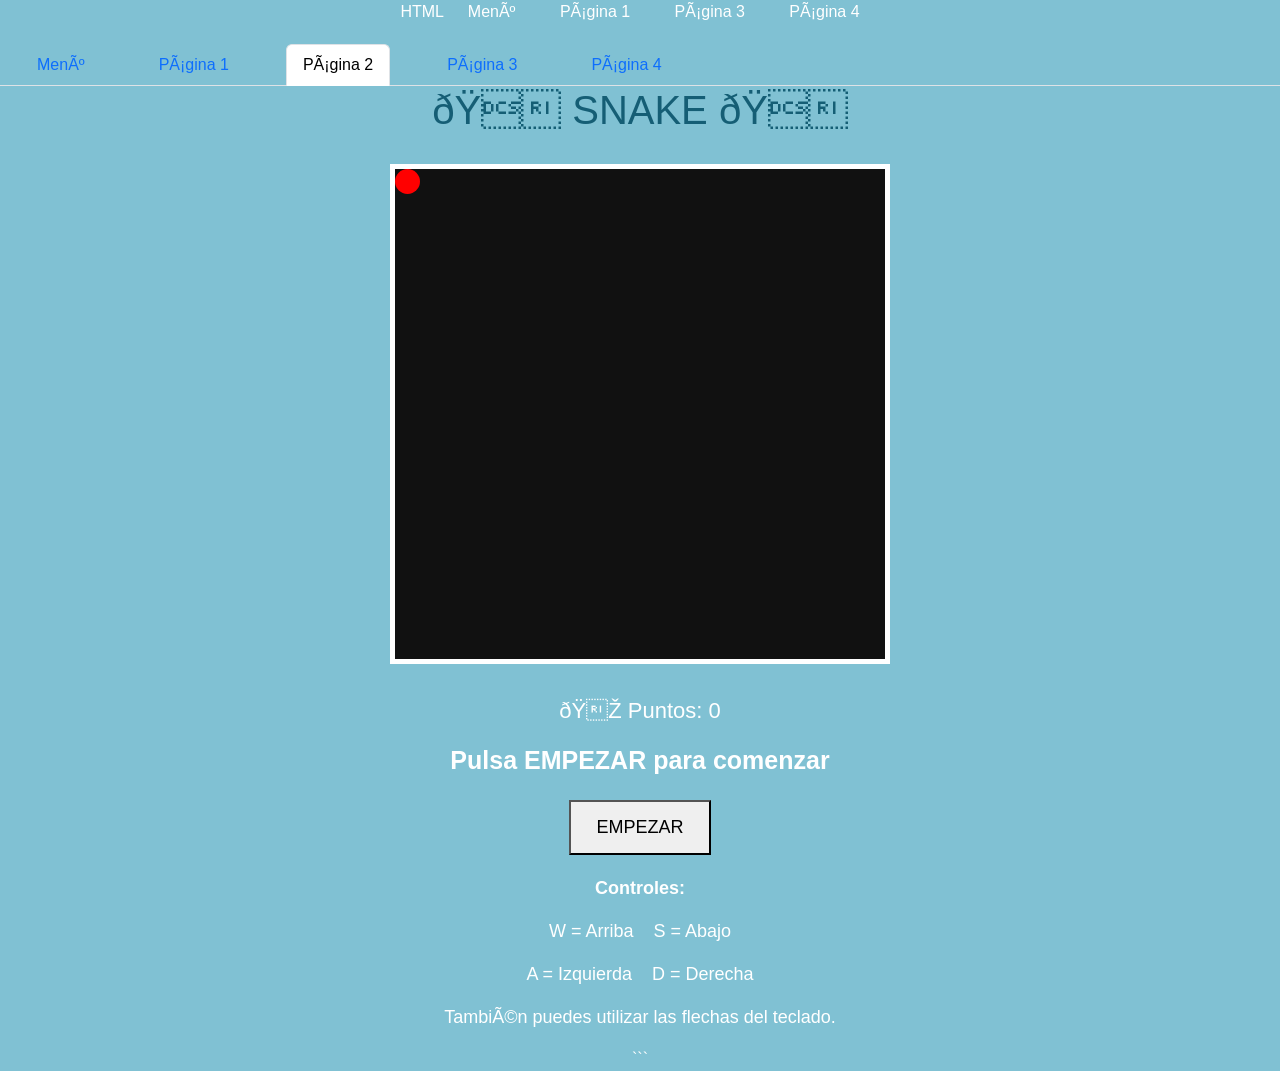
<file: tim berners lee/Pag2.html>
HTML
<!doctype html>
<html lang="es">
    <head>
        <title>Juego Snake</title>
        <link rel="stylesheet" href="./CSS/estilos.css">
        <link href="https://cdn.jsdelivr.net/npm/bootstrap@5.3.8/dist/css/bootstrap.min.css" rel="stylesheet" integrity="sha384-sRIl4kxILFvY47J16cr9ZwB07vP4J8+LH7qKQnuqkuIAvNWLzeN8tE5YBujZqJLB" crossorigin="anonymous">

        <style>

            body {
                background-color: #1a1a1a;
                color: white;
                font-family: Arial;
                text-align: center;
            }

            a {
                color: white;
                text-decoration: none;
                margin: 20px;
            }

            #juego {
                width: 500px;
                height: 500px;
                margin: 30px auto;
                background-color: #111;
                border: 5px solid white;
                position: relative;
            }

            .parteSerpiente {
                width: 25px;
                height: 25px;
                background-color: #00ff00;
                position: absolute;
            }

            #comida {
                width: 25px;
                height: 25px;
                background-color: red;
                position: absolute;
                border-radius: 50%;
            }

            #informacion {
                font-size: 22px;
                margin: 15px;
            }

            button {
                padding: 12px 25px;
                font-size: 18px;
                margin: 5px;
                cursor: pointer;
            }

            #mensaje {
                font-size: 25px;
                font-weight: bold;
                margin: 15px;
            }

            #controles {
                font-size: 18px;
                margin-top: 15px;
            }

        </style>
    </head>


    <body>

        <a href="./index.html">Menú</a>
        <a href="./Pag1.html">Página 1</a>
        <a href="./Pag3.html">Página 3</a>
        <a href="./Pag4.html">Página 4</a>

        <ul class="nav nav-tabs">
            <li class="nav-item">
                <a class="nav-link" href="./index.html">Menú</a>
            </li>
            <li class="nav-item">
                <a class="nav-link" href="./Pag1.html">Página 1</a>
            </li>
            <li class="nav-item">
                <a class="nav-link active" aria-current="page" href="./Pag2.html">Página 2</a>
            </li>
            <li class="nav-item">
                <a class="nav-link" href="./Pag3.html">Página 3</a>
            </li>
            <li class="nav-item">
                <a class="nav-link" href="./Pag4.html">Página 4</a>
            </li>
        </ul>

        <h1>🐍 SNAKE 🐍</h1>


        <div id="juego">

            <div id="comida"></div>

        </div>


        <div id="informacion">

            🍎 Puntos:
            <span id="puntos">0</span>

        </div>


        <div id="mensaje">
            Pulsa EMPEZAR para comenzar
        </div>


        <button id="empezar">
            EMPEZAR
        </button>


        <div id="controles">

            <p><strong>Controles:</strong></p>

            <p>
                W = Arriba
                &nbsp;&nbsp;
                S = Abajo
            </p>

            <p>
                A = Izquierda
                &nbsp;&nbsp;
                D = Derecha
            </p>

            <p>
                También puedes utilizar las flechas del teclado.
            </p>

        </div>


        <script>

            let juego = document.getElementById("juego");

            let comida = document.getElementById("comida");

            let puntosTexto =
                document.getElementById("puntos");

            let mensaje =
                document.getElementById("mensaje");

            let empezar =
                document.getElementById("empezar");


            let serpiente = [];

            let direccion = "derecha";

            let nuevaDireccion = "derecha";

            let puntos = 0;

            let jugando = false;

            let intervalo;


            const tamaño = 25;

            const filas = 20;

            const columnas = 20;


            empezar.addEventListener("click", function() {

                iniciarJuego();

            });


            document.addEventListener("keydown", function(event) {

                let tecla = event.key.toLowerCase();


                if (tecla === "w" || tecla === "arrowup") {

                    if (direccion !== "abajo") {
                        nuevaDireccion = "arriba";
                    }

                }


                if (tecla === "s" || tecla === "arrowdown") {

                    if (direccion !== "arriba") {
                        nuevaDireccion = "abajo";
                    }

                }


                if (tecla === "a" || tecla === "arrowleft") {

                    if (direccion !== "derecha") {
                        nuevaDireccion = "izquierda";
                    }

                }


                if (tecla === "d" || tecla === "arrowright") {

                    if (direccion !== "izquierda") {
                        nuevaDireccion = "derecha";
                    }

                }


                if (tecla === " ") {

                    if (!jugando) {
                        iniciarJuego();
                    }

                    event.preventDefault();

                }

            });


            function iniciarJuego() {

                clearInterval(intervalo);


                serpiente = [

                    {
                        x: 250,
                        y: 250
                    },

                    {
                        x: 225,
                        y: 250
                    },

                    {
                        x: 200,
                        y: 250
                    }

                ];


                direccion = "derecha";

                nuevaDireccion = "derecha";

                puntos = 0;

                puntosTexto.textContent = puntos;

                jugando = true;

                mensaje.textContent = "";


                colocarComida();

                dibujarSerpiente();


                intervalo = setInterval(

                    actualizarJuego,

                    120

                );

            }


            function dibujarSerpiente() {

                let partes =
                    document.querySelectorAll(".parteSerpiente");


                partes.forEach(function(parte) {

                    parte.remove();

                });


                serpiente.forEach(function(parte) {

                    let elemento =
                        document.createElement("div");


                    elemento.classList.add(
                        "parteSerpiente"
                    );


                    elemento.style.left =
                        parte.x + "px";


                    elemento.style.top =
                        parte.y + "px";


                    juego.appendChild(elemento);

                });

            }


            function moverSerpiente() {

                direccion = nuevaDireccion;


                let cabeza = {

                    x: serpiente[0].x,

                    y: serpiente[0].y

                };


                if (direccion === "arriba") {
                    cabeza.y -= tamaño;
                }


                if (direccion === "abajo") {
                    cabeza.y += tamaño;
                }


                if (direccion === "izquierda") {
                    cabeza.x -= tamaño;
                }


                if (direccion === "derecha") {
                    cabeza.x += tamaño;
                }


                serpiente.unshift(cabeza);


                if (

                    cabeza.x === comidaX &&

                    cabeza.y === comidaY

                ) {

                    puntos++;

                    puntosTexto.textContent = puntos;

                    colocarComida();

                } else {

                    serpiente.pop();

                }

            }


            let comidaX;

            let comidaY;


            function colocarComida() {

                let posicionesLibres = [];

                for (let y = 0; y < filas; y++) {

                    for (let x = 0; x < columnas; x++) {

                        let ocupada = false;


                        serpiente.forEach(function(parte) {

                            if (

                                parte.x === x * tamaño &&

                                parte.y === y * tamaño

                            ) {

                                ocupada = true;

                            }

                        });


                        if (!ocupada) {

                            posicionesLibres.push({

                                x: x * tamaño,

                                y: y * tamaño

                            });

                        }

                    }

                }


                if (posicionesLibres.length === 0) {

                    terminarJuego();

                    return;

                }


                let posicion =

                    posicionesLibres[

                        Math.floor(

                            Math.random() *

                            posicionesLibres.length

                        )

                    ];


                comidaX = posicion.x;

                comidaY = posicion.y;


                comida.style.left =
                    comidaX + "px";

                comida.style.top =
                    comidaY + "px";

            }


            function comprobarChoques() {

                let cabeza = serpiente[0];


                if (

                    cabeza.x < 0 ||

                    cabeza.x >= 500 ||

                    cabeza.y < 0 ||

                    cabeza.y >= 500

                ) {

                    terminarJuego();

                    return;

                }


                for (

                    let i = 1;

                    i < serpiente.length;

                    i++

                ) {

                    if (

                        cabeza.x === serpiente[i].x &&

                        cabeza.y === serpiente[i].y

                    ) {

                        terminarJuego();

                        return;

                    }

                }

            }


            function actualizarJuego() {

                if (!jugando) {
                    return;
                }


                moverSerpiente();

                comprobarChoques();

                dibujarSerpiente();

            }


            function terminarJuego() {

                jugando = false;

                clearInterval(intervalo);


                mensaje.textContent =

                    "💥 GAME OVER 💥 - Puntos: " +

                    puntos;

            }

        </script>

    </body>
</html>
```
</file>
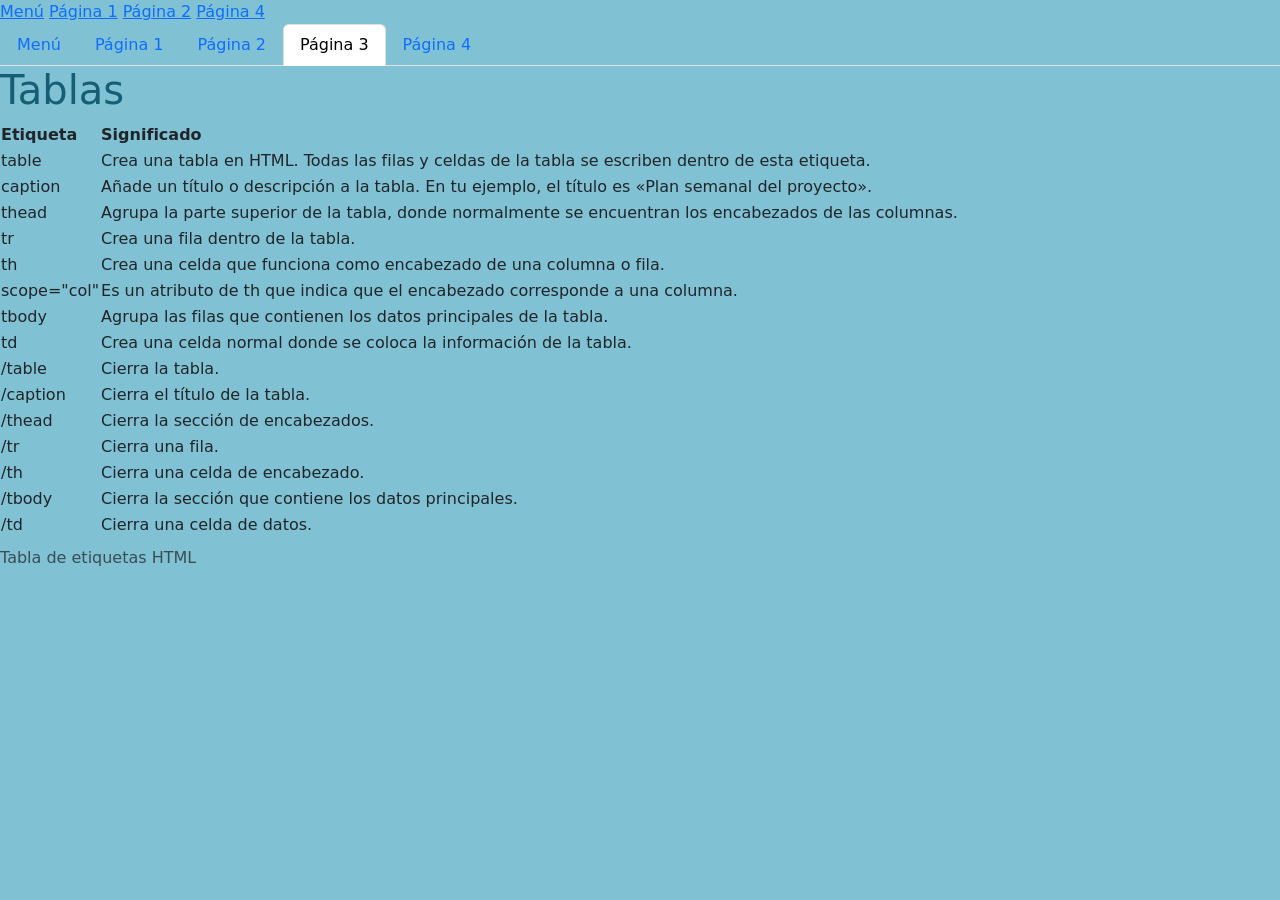
<file: tim berners lee/Pag3.html>
<!doctype html>
<html lang="es">

    <head>
        <meta charset="utf-8">
        <meta name="viewport" content="width=device-width, initial-scale=1">
        <title>Página 3</title>
        <link rel="stylesheet" href="./CSS/estilos.css">
        <link href="https://cdn.jsdelivr.net/npm/bootstrap@5.3.8/dist/css/bootstrap.min.css" rel="stylesheet" integrity="sha384-sRIl4kxILFvY47J16cr9ZwB07vP4J8+LH7qKQnuqkuIAvNWLzeN8tE5YBujZqJLB" crossorigin="anonymous">

    </head>
    <body>
        <a href="./index.html">Menú</a>
        <a href="./Pag1.html">Página 1</a>
        <a href="./Pag2.html">Página 2</a>
        <a href="./Pag4.html">Página 4</a>

        <ul class="nav nav-tabs">
          <li class="nav-item">
              <a class="nav-link" href="./index.html">Menú</a>
          </li>
          <li class="nav-item">
              <a class="nav-link" href="./Pag1.html">Página 1</a>
          </li>
          <li class="nav-item">
              <a class="nav-link" href="./Pag2.html">Página 2</a>
          </li>
          <li class="nav-item">
              <a class="nav-link active" aria-current="page" href="./Pag3.html">Página 3</a>
          </li>
          <li class="nav-item">
              <a class="nav-link" href="./Pag4.html">Página 4</a>
          </li>
      </ul>

        <h1>
        Tablas
        </h1>

        <table>
            <caption>Tabla de etiquetas HTML</caption>
            <thead>
              <tr>
                <th scope="col">Etiqueta</th>
                <th scope="col">Significado</th>
              </tr>
            </thead>
            <tbody>
              <tr>
                <td>table</td>
                <td>Crea una tabla en HTML. Todas las filas y celdas de la tabla se escriben dentro de esta etiqueta.</td>
              </tr>
              <tr>
                <td>caption</td>
                <td>Añade un título o descripción a la tabla. En tu ejemplo, el título es «Plan semanal del proyecto».</td>
              </tr>
              <tr>
                <td>thead</td>
                <td>Agrupa la parte superior de la tabla, donde normalmente se encuentran los encabezados de las columnas.</td>
              </tr>
              <tr>
                <td>tr</td>
                <td>Crea una fila dentro de la tabla.</td>
              </tr>
              <tr>
                <td>th</td>
                <td>Crea una celda que funciona como encabezado de una columna o fila.</td>
              </tr>
              <tr>
                <td>scope="col"</td>
                <td>Es un atributo de th que indica que el encabezado corresponde a una columna.</td>
              </tr>
              <tr>
                <td>tbody</td>
                <td>Agrupa las filas que contienen los datos principales de la tabla.</td>
              </tr>
              <tr>
                <td>td</td>
                <td>Crea una celda normal donde se coloca la información de la tabla.</td>
              </tr>
              <tr>
                <td>/table</td>
                <td>Cierra la tabla.</td>
              </tr>
              <tr>
                <td>/caption</td>
                <td>Cierra el título de la tabla.</td>
              </tr>
              <tr>
                <td>/thead</td>
                <td>Cierra la sección de encabezados.</td>
              </tr>
              <tr>
                <td>/tr</td>
                <td>Cierra una fila.</td>
              </tr>
              <tr>
                <td>/th</td>
                <td>Cierra una celda de encabezado.</td>
              </tr>
              <tr>
                <td>/tbody</td>
                <td>Cierra la sección que contiene los datos principales.</td>
              </tr>
              <tr>
                <td>/td</td>
                <td>Cierra una celda de datos.</td>
              </tr>
            </tbody>
          </table>
    </body>
</file>
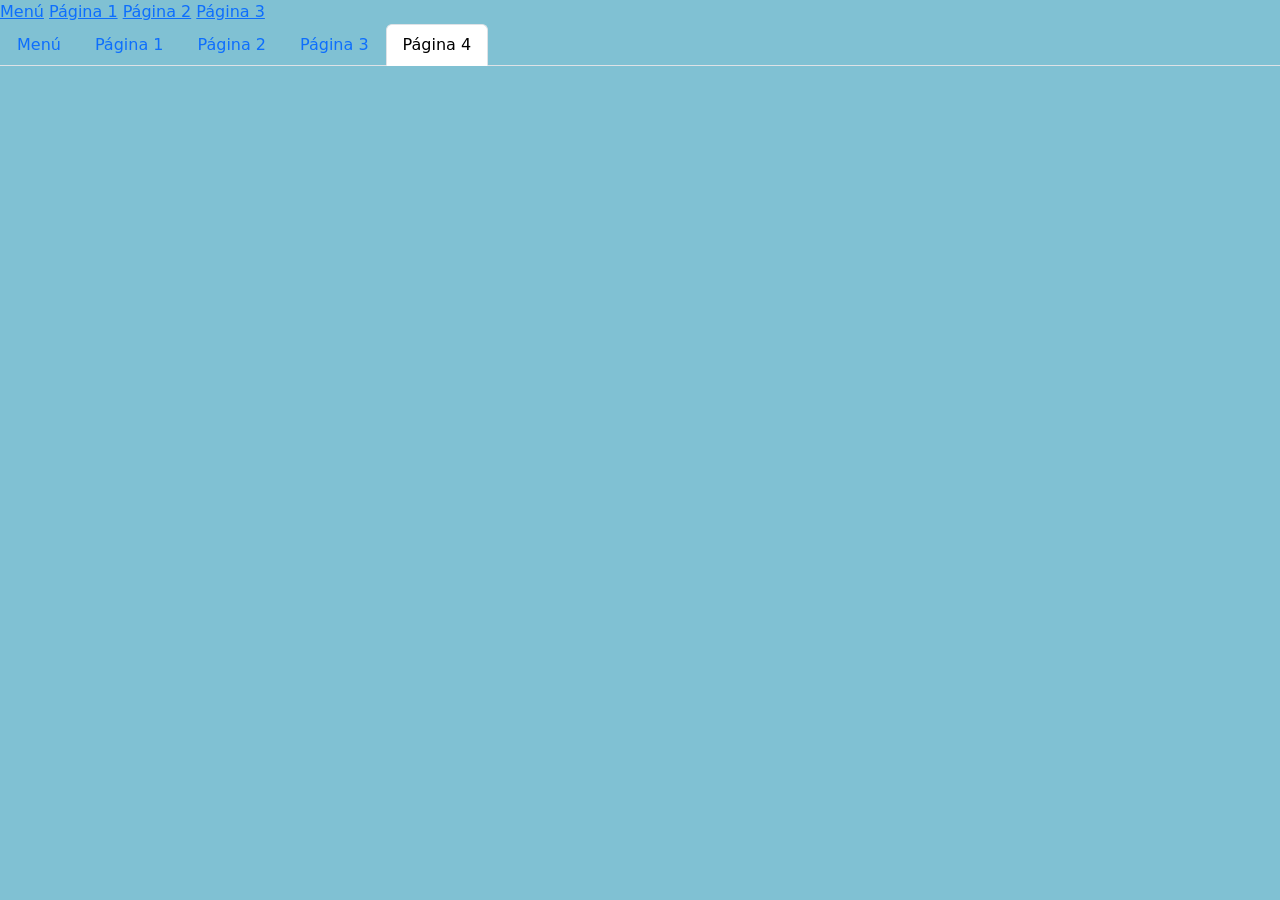
<file: tim berners lee/Pag4.html>
<!doctype html>
<html lang="es">

    <head>
        <meta charset="utf-8">
        <meta name="viewport" content="width=device-width, initial-scale=1">
        <title>Página 3</title>
        <link rel="stylesheet" href="./CSS/estilos.css">
        <link href="https://cdn.jsdelivr.net/npm/bootstrap@5.3.8/dist/css/bootstrap.min.css" rel="stylesheet" integrity="sha384-sRIl4kxILFvY47J16cr9ZwB07vP4J8+LH7qKQnuqkuIAvNWLzeN8tE5YBujZqJLB" crossorigin="anonymous">

    </head>
    <body>
        <a href="./index.html">Menú</a>
        <a href="./Pag1.html">Página 1</a>
        <a href="./Pag2.html">Página 2</a>
        <a href="./Pag3.html">Página 3</a>

        <ul class="nav nav-tabs">
            <li class="nav-item">
                <a class="nav-link" href="./index.html">Menú</a>
            </li>
            <li class="nav-item">
                <a class="nav-link" href="./Pag1.html">Página 1</a>
            </li>
            <li class="nav-item">
                <a class="nav-link" href="./Pag2.html">Página 2</a>
            </li>
            <li class="nav-item">
                <a class="nav-link" href="./Pag3.html">Página 3</a>
            </li>
            <li class="nav-item">
                <a class="nav-link active" aria-current="page" href="./Pag4.html">Página 4</a>
            </li>
        </ul>

    <iframe 
    width="560" height="315" 
    src="https://www.youtube.com/embed/FDpPkarPEHM?si=CRsmSxzDNrGckCjM" 
    title="YouTube video player" 
    frameborder="0" 
    referrerpolicy="strict-origin-when-cross-origin"
    allow="accelerometer; autoplay; clipboard-write; encrypted-media; gyroscope; picture-in-picture; web-share" 
    allowfullscreen>
    </iframe>

    </body>
</file>
<file: estilos.css>
.logo-portfolio {
    width: 90px !important;
    height: 90px !important;
    max-width: 90px;
    object-fit: contain;
    margin-left: 15px;
    flex-shrink: 0;
}



body {
    background-color: #e8e8e8;
    color: #222222;
    font-family: Arial, sans-serif;
    margin: 0;
    line-height: 1.6;
}




header .navbar {
    background-color: #171717 !important;
    padding: 20px 25px;
    box-shadow: 0 3px 10px rgba(0, 0, 0, 0.25);
}

header h1 {
    color: #ffffff;
    font-size: 25px;
    margin-bottom: 0;
}




.d-flex.justify-content-center > .card {
    background-color: #ffffff;
    border: 1px solid #d0d0d0;
    border-radius: 12px;
    overflow: hidden;
    box-shadow: 0 4px 12px rgba(0, 0, 0, 0.10);
    transition: transform 0.3s, box-shadow 0.3s;
}

.d-flex.justify-content-center > .card:hover {
    transform: translateY(-4px);
    box-shadow: 0 8px 18px rgba(0, 0, 0, 0.18);
}



.d-flex.justify-content-center .col-md-4 img {
    width: 100%;
    height: 100%;
    object-fit: cover;
}



.card-title {
    color: #171717;
    font-weight: bold;
    margin-bottom: 15px;
}


.card-text {
    color: #505050;
    font-size: 15px;
}




.row.g-4.justify-content-center > div {
    display: flex;
}

.row.g-4.justify-content-center .card {
    width: 100%;
    height: 100%;
    background-color: #ffffff;
    border: 1px solid #cccccc;
    border-radius: 12px;
    overflow: hidden;
    box-shadow: 0 4px 12px rgba(0, 0, 0, 0.10);
    transition: transform 0.3s, box-shadow 0.3s;
}



.row.g-4.justify-content-center .card-img-top {
    width: 100%;
    object-fit: cover;
    border-bottom: 1px solid #cccccc;
}



.row.g-4.justify-content-center .card-body {
    padding: 22px;
}

.row.g-4.justify-content-center .card-title {
    font-size: 20px;
}

.row.g-4.justify-content-center .card-text {
    min-height: 75px;
}





@media (max-width: 767px) {

    header h1 {
        font-size: 19px;
    }

    .d-flex.justify-content-center > .card {
        margin: 0 10px;
    }

    .d-flex.justify-content-center .col-md-4 img {
        height: 280px;
        object-fit: contain;
        background-color: #f5f5f5;
    }

    .row.g-4.justify-content-center .card-img-top {
        height: 300px !important;
    }

    .row.g-4.justify-content-center .card-text {
        min-height: auto;
    }
}
</file>
<file: tim berners lee/CSS/estilos.css>
body {
  background-color: #80c1d3 !important;
  font-family: Arial, sans-serif;
  color: white;
}

h1 {
  color: #155e75 !important;
}

.tarjeta {
  border: 1px solid #2fac3a;
  padding: 1rem;
}
</file>
<file: comparador-de-carreras/CSS/Estilos.CSS>
.card {
  border: 2px solid #144712;
  border-radius: 12px;
  padding: 10px;
  margin-bottom: 1.5rem;
  background-color: #ffffff;
  transition: transform 0.2s ease, box-shadow 0.2s ease;
}

.numero-nota {
  font-size: 1.4rem;
  padding: 8px;
  margin: 10px 0;
  border-left: 4px solid #144712;
  background-color: #f8f9fa;
}

.mb-0 {
  border: 2px solid #144712;
  border-radius: 12px;
  padding: 10px;
  margin-bottom: 1.5rem;
  background-color: #ffffff;
  transition: transform 0.2s ease, box-shadow 0.2s ease;
}


.card .card-img-top {
  border-radius: 8px;
  margin-bottom: 15px;
  border: 1px solid #dee2e6;
}


body {
  font-family: Arial, sans-serif;
  color: #24462b;
  background: linear-gradient(to bottom, #EAF3F8, #EAF5EF);
  line-height: 1.6;
  margin: 0;
  padding: 0;
}

  
h1, h2, h3, h4 {
  color: #144712;
  margin-bottom: 1rem;
}

.card-text {
  color: #000000;
  margin-bottom: 1rem;
  padding: 5px;
}

a:focus,
a:focus-visible,
button:focus,
button:focus-visible {
    outline: 3px solid #ffc107 !important;
    outline-offset: 3px !important;
    border-radius: 4px;
}

@media (max-width: 768px) {
  h1 {
      font-size: 1.75rem;
      margin-top: 1rem;
  }
 
  .card {
      padding: 5px;
      margin-bottom: 1rem;
  }


  .container {
      padding-left: 15px;
      padding-right: 15px;
  }
}
</file>
<file: comparados de carreras/CSS/Estilos.CSS>
.card {
  border: 2px solid #144712;
  border-radius: 12px;
  padding: 10px;
  margin-bottom: 1.5rem;
  background-color: #ffffff;
  transition: transform 0.2s ease, box-shadow 0.2s ease;
}

.numero-nota {
  font-size: 1.4rem;
  padding: 8px;
  margin: 10px 0;
  border-left: 4px solid #144712;
  background-color: #f8f9fa;
}

.mb-0 {
  border: 2px solid #144712;
  border-radius: 12px;
  padding: 10px;
  margin-bottom: 1.5rem;
  background-color: #ffffff;
  transition: transform 0.2s ease, box-shadow 0.2s ease;
}


.card .card-img-top {
  border-radius: 8px;
  margin-bottom: 15px;
  border: 1px solid #dee2e6;
}


body {
  font-family: Arial, sans-serif;
  color: #24462b;
  background: linear-gradient(to bottom, #EAF3F8, #EAF5EF);
  line-height: 1.6;
  margin: 0;
  padding: 0;
}

  
h1, h2, h3, h4 {
  color: #144712;
  margin-bottom: 1rem;
}

.card-text {
  color: #000000;
  margin-bottom: 1rem;
  padding: 5px;
}

a:focus,
a:focus-visible,
button:focus,
button:focus-visible {
    outline: 3px solid #ffc107 !important;
    outline-offset: 3px !important;
    border-radius: 4px;
}

@media (max-width: 768px) {
  h1 {
      font-size: 1.75rem;
      margin-top: 1rem;
  }
 
  .card {
      padding: 5px;
      margin-bottom: 1rem;
  }


  .container {
      padding-left: 15px;
      padding-right: 15px;
  }
}
</file>
